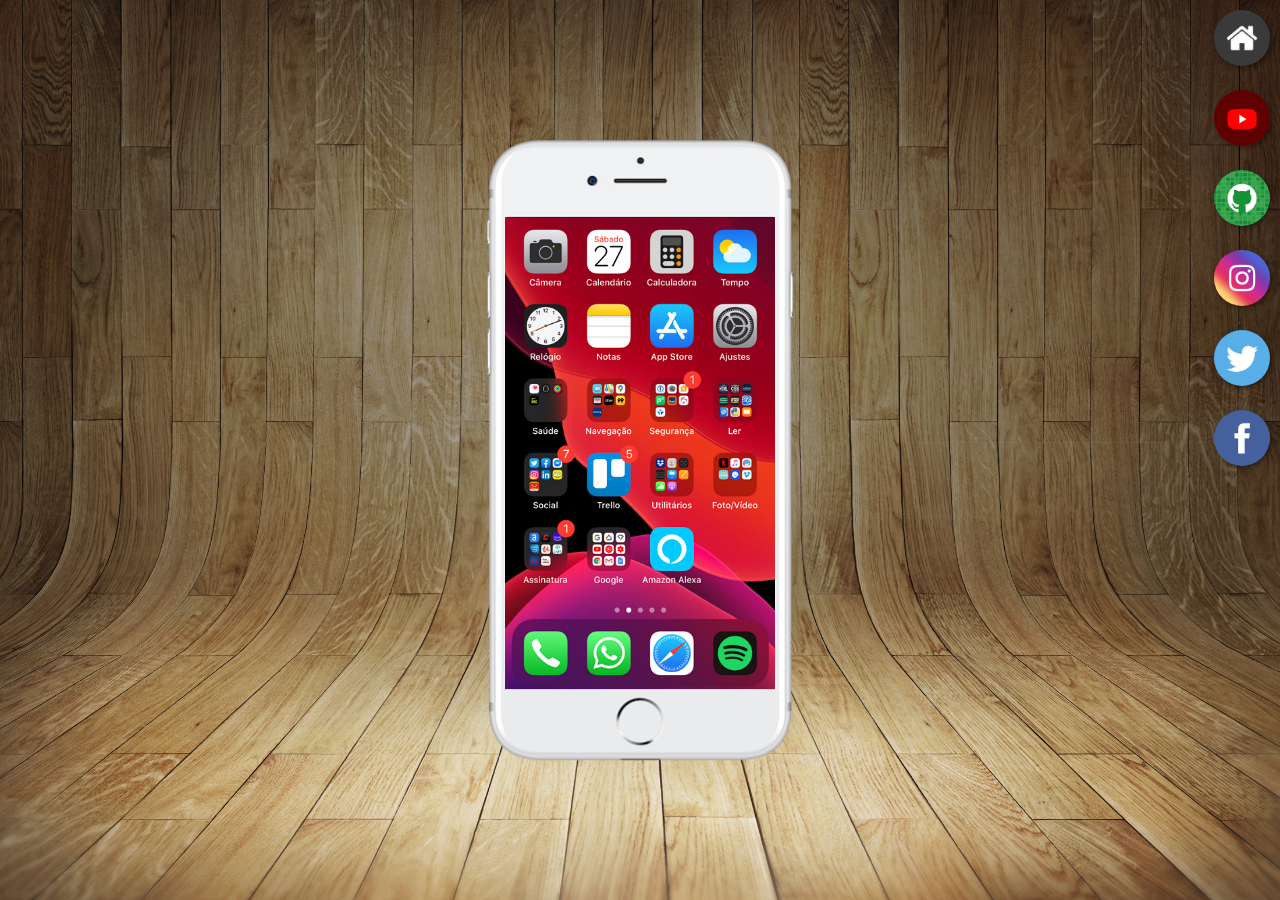
<file: index.html>
<!DOCTYPE html>
<html lang="pt-br">
<head>
    <meta charset="UTF-8">
    <meta name="viewport" content="width=device-width, initial-scale=1.0">
    <title>Projeto Redes Sociais</title>
    <link rel="shortcut icon" href="favicon.ico" type="image/x-icon">
    <link rel="stylesheet" href="estilos/style.css">
</head>
<body>

    <main>
        <section id="iphone">
        <iframe id="tela" name="tela" src="home.html" frameborder="0"></iframe>
        </section>
        <section id="botões">
            <a href="home.html" target="tela"><img src="imagens/logo-home.jpg" alt=""></a><br>

            <a href="youtube.html" target="tela"><img src="imagens/logo-youtube.jpg" alt=""></a><br>

            <a href="github.html" target="tela"><img src="imagens/logo-github.jpg" alt=""></a><br>

            <a href="instagram.html" target="tela"><img src="imagens/logo-instagram.jpg" alt=""></a><br>
            
            <a href="twitter.html" target="tela"><img src="imagens/logo-twitter.jpg" alt=""></a><br>

            <a href="facebook.html" target="tela"><img src="imagens/logo-facebook.jpg" alt=""></a>
        </section>
    </main>
    
</body>
</html>
</file>
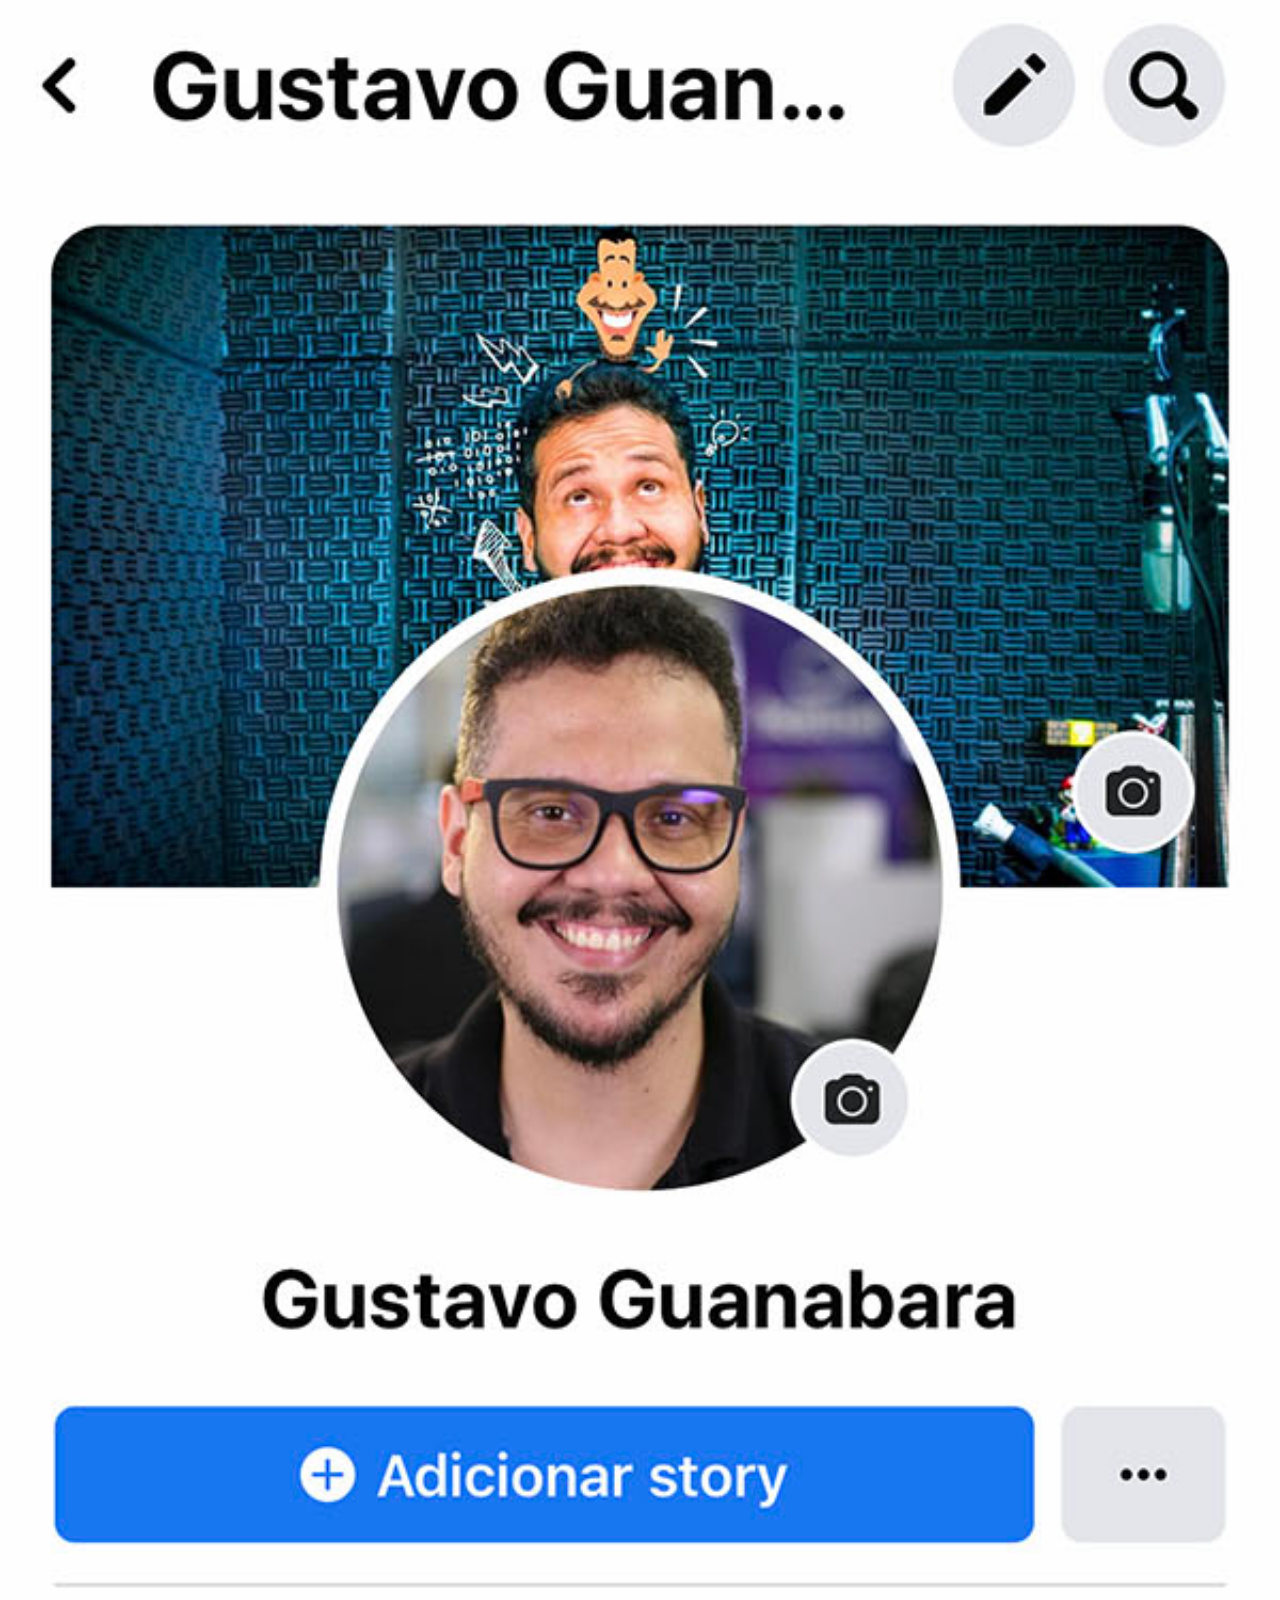
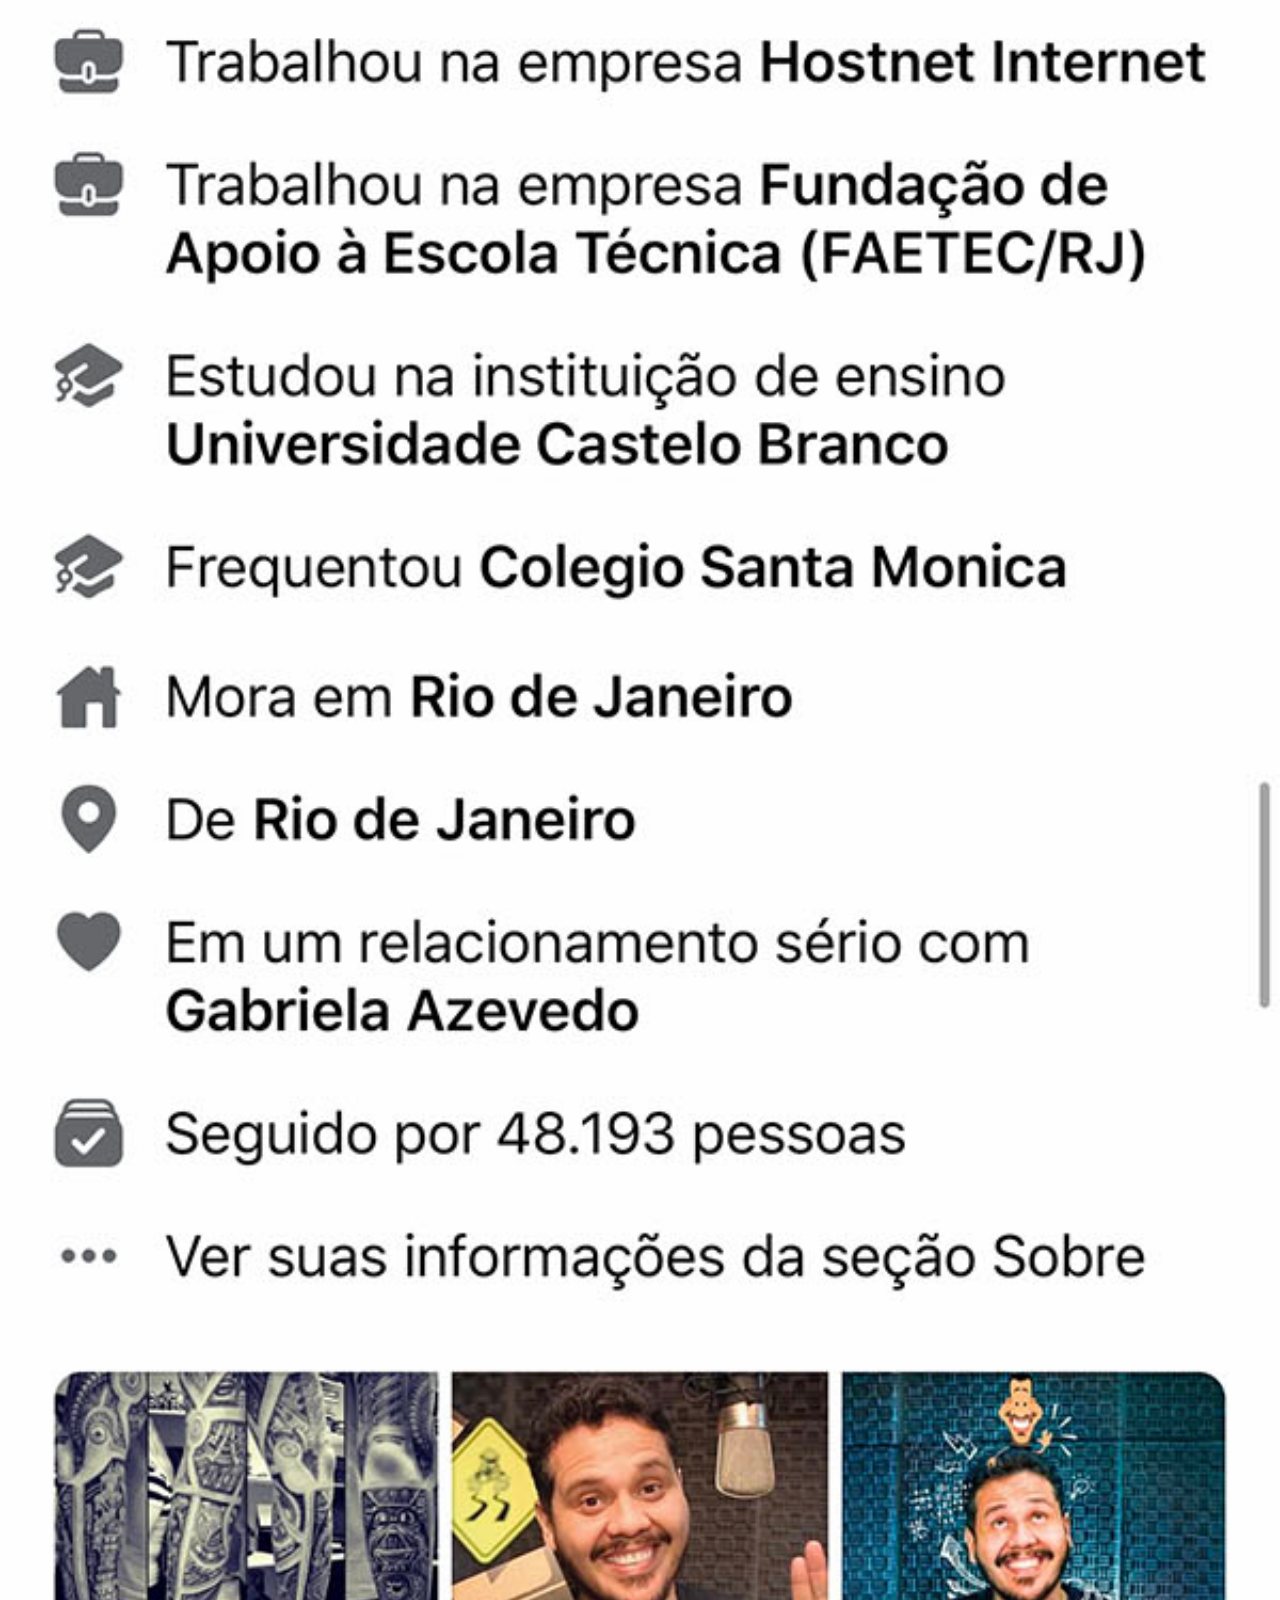
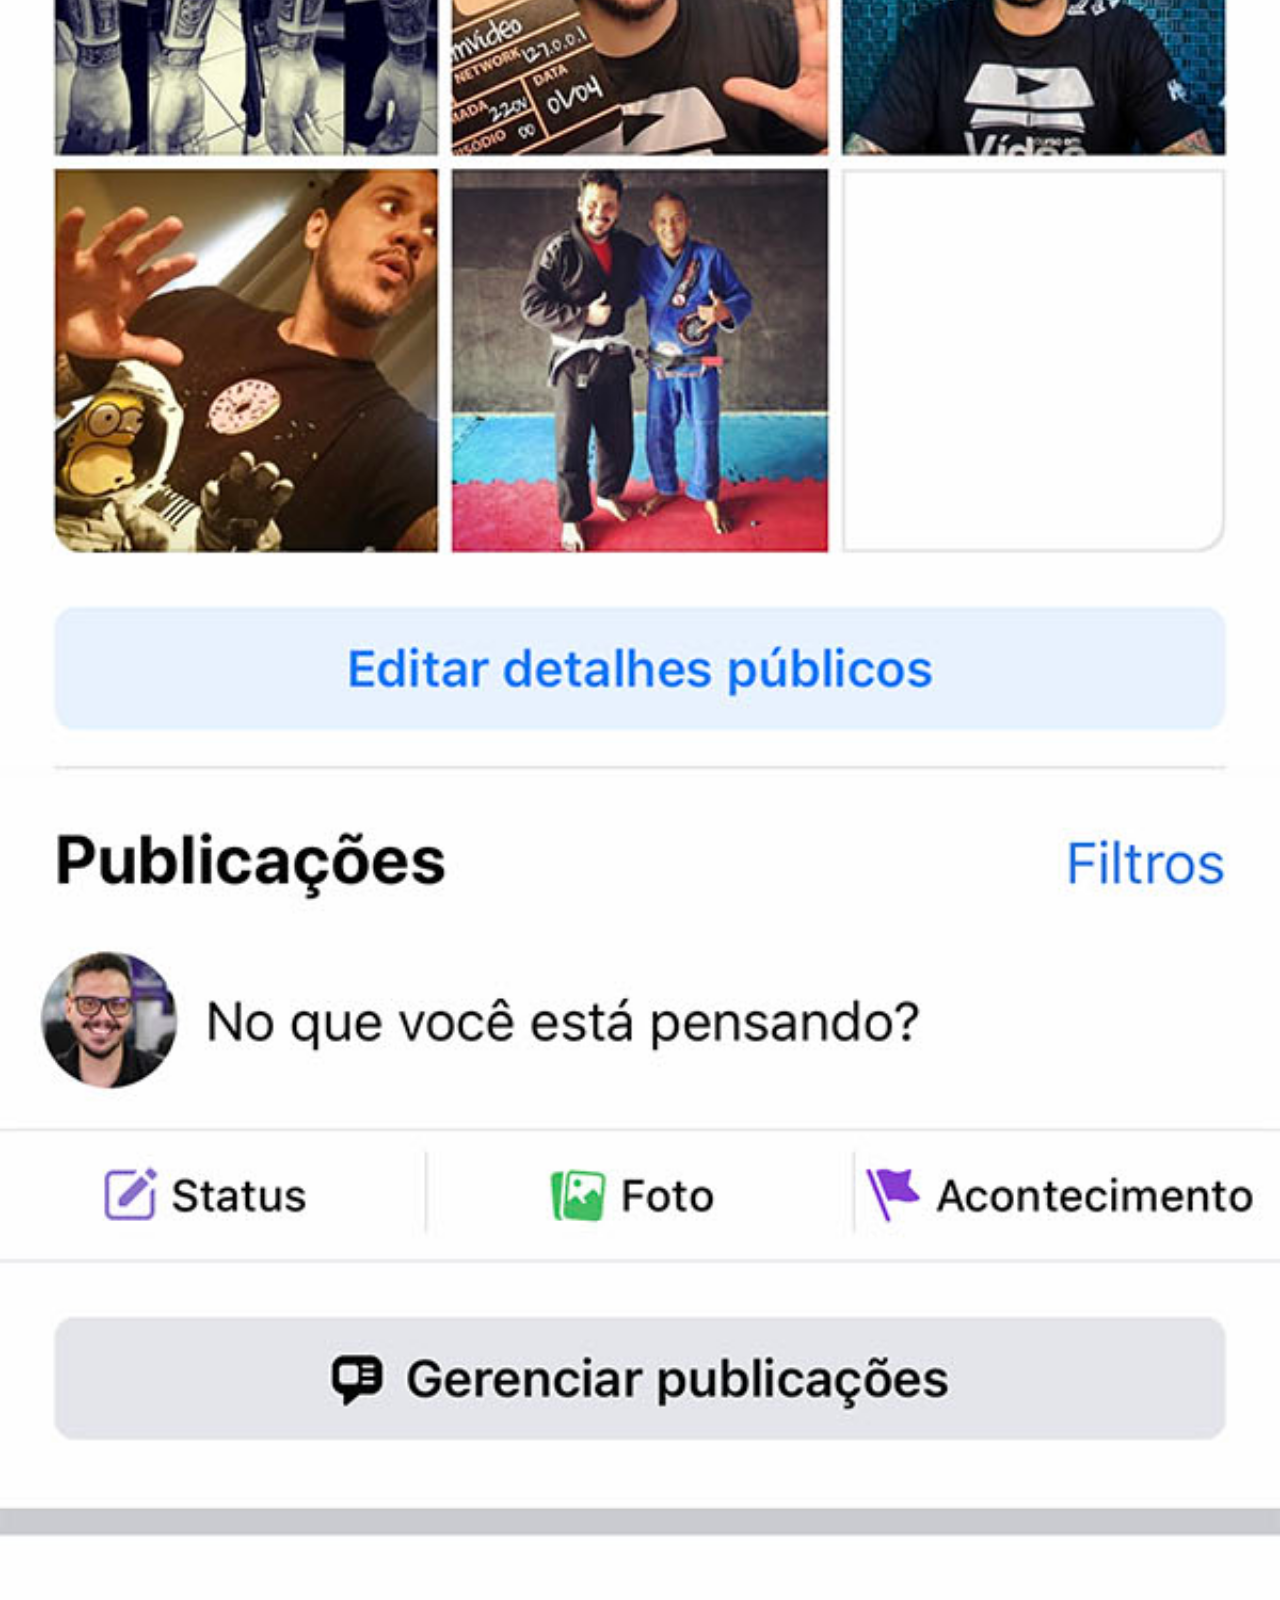
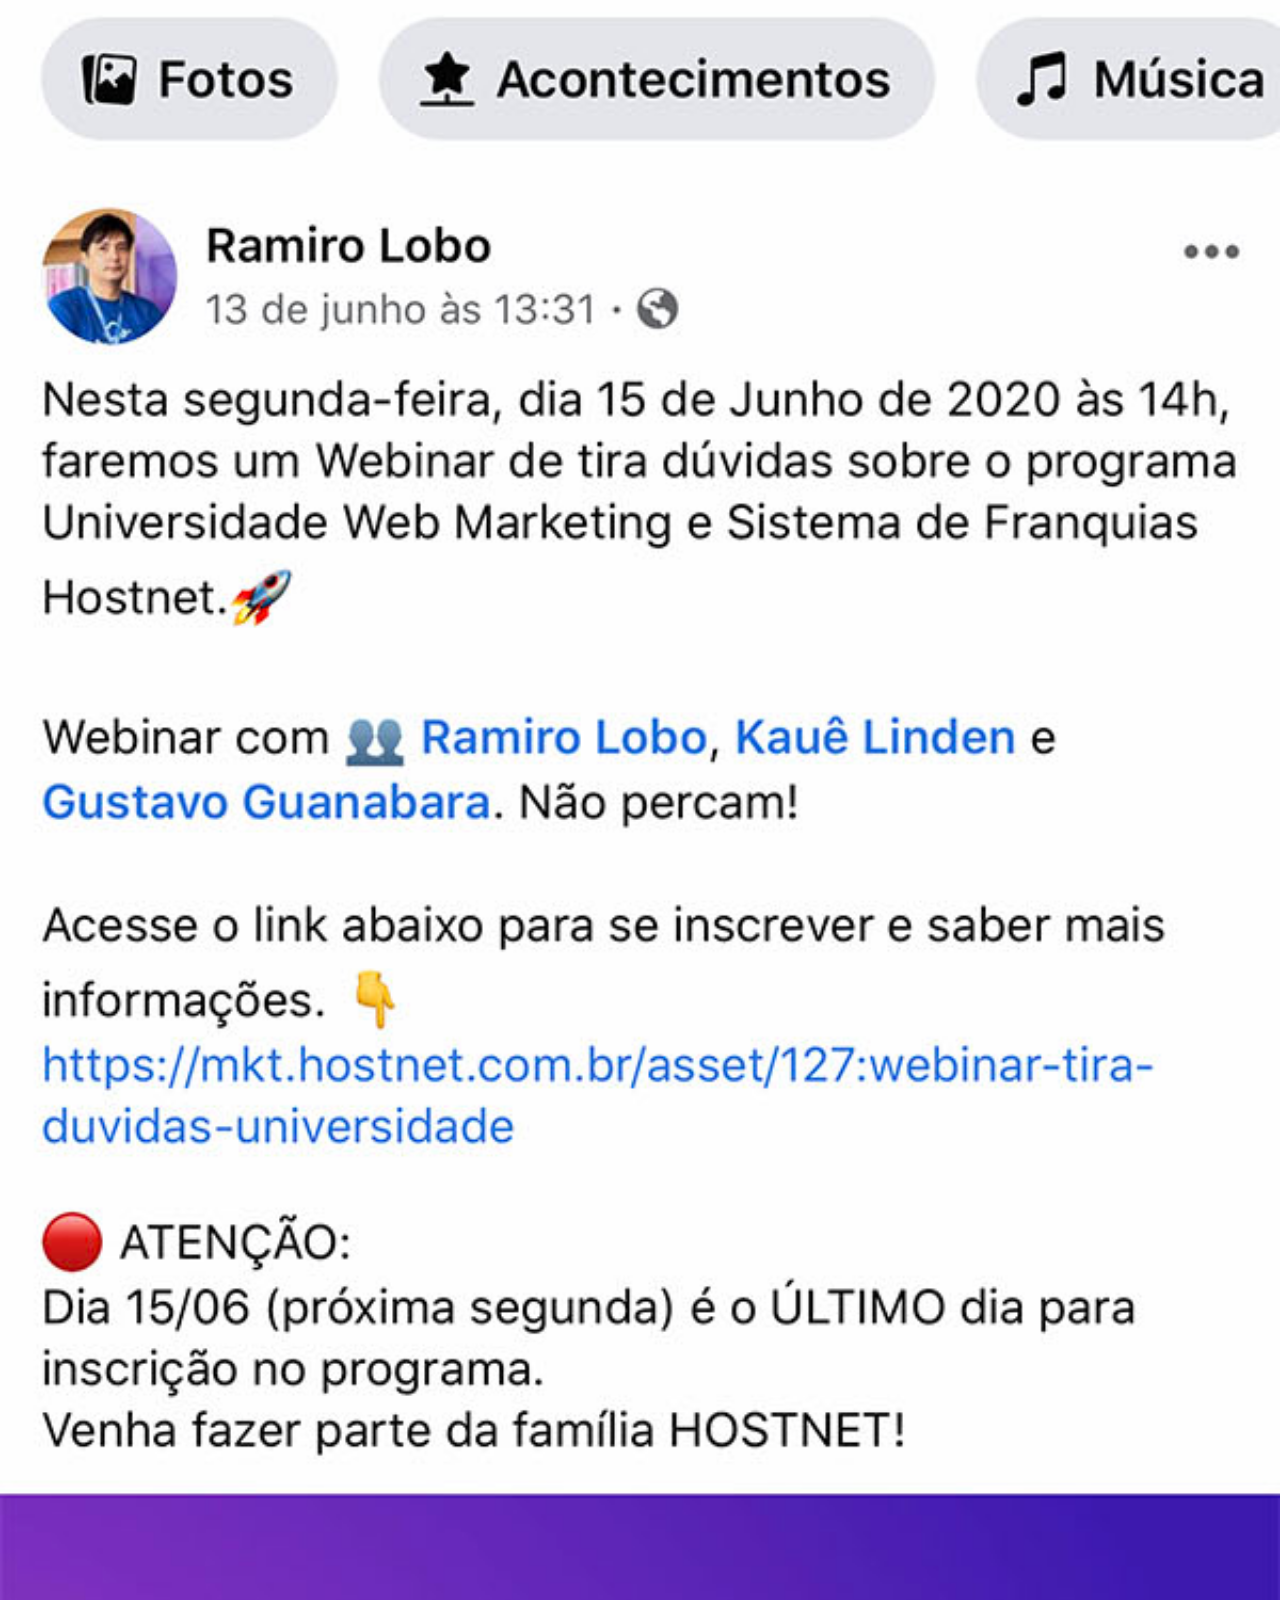
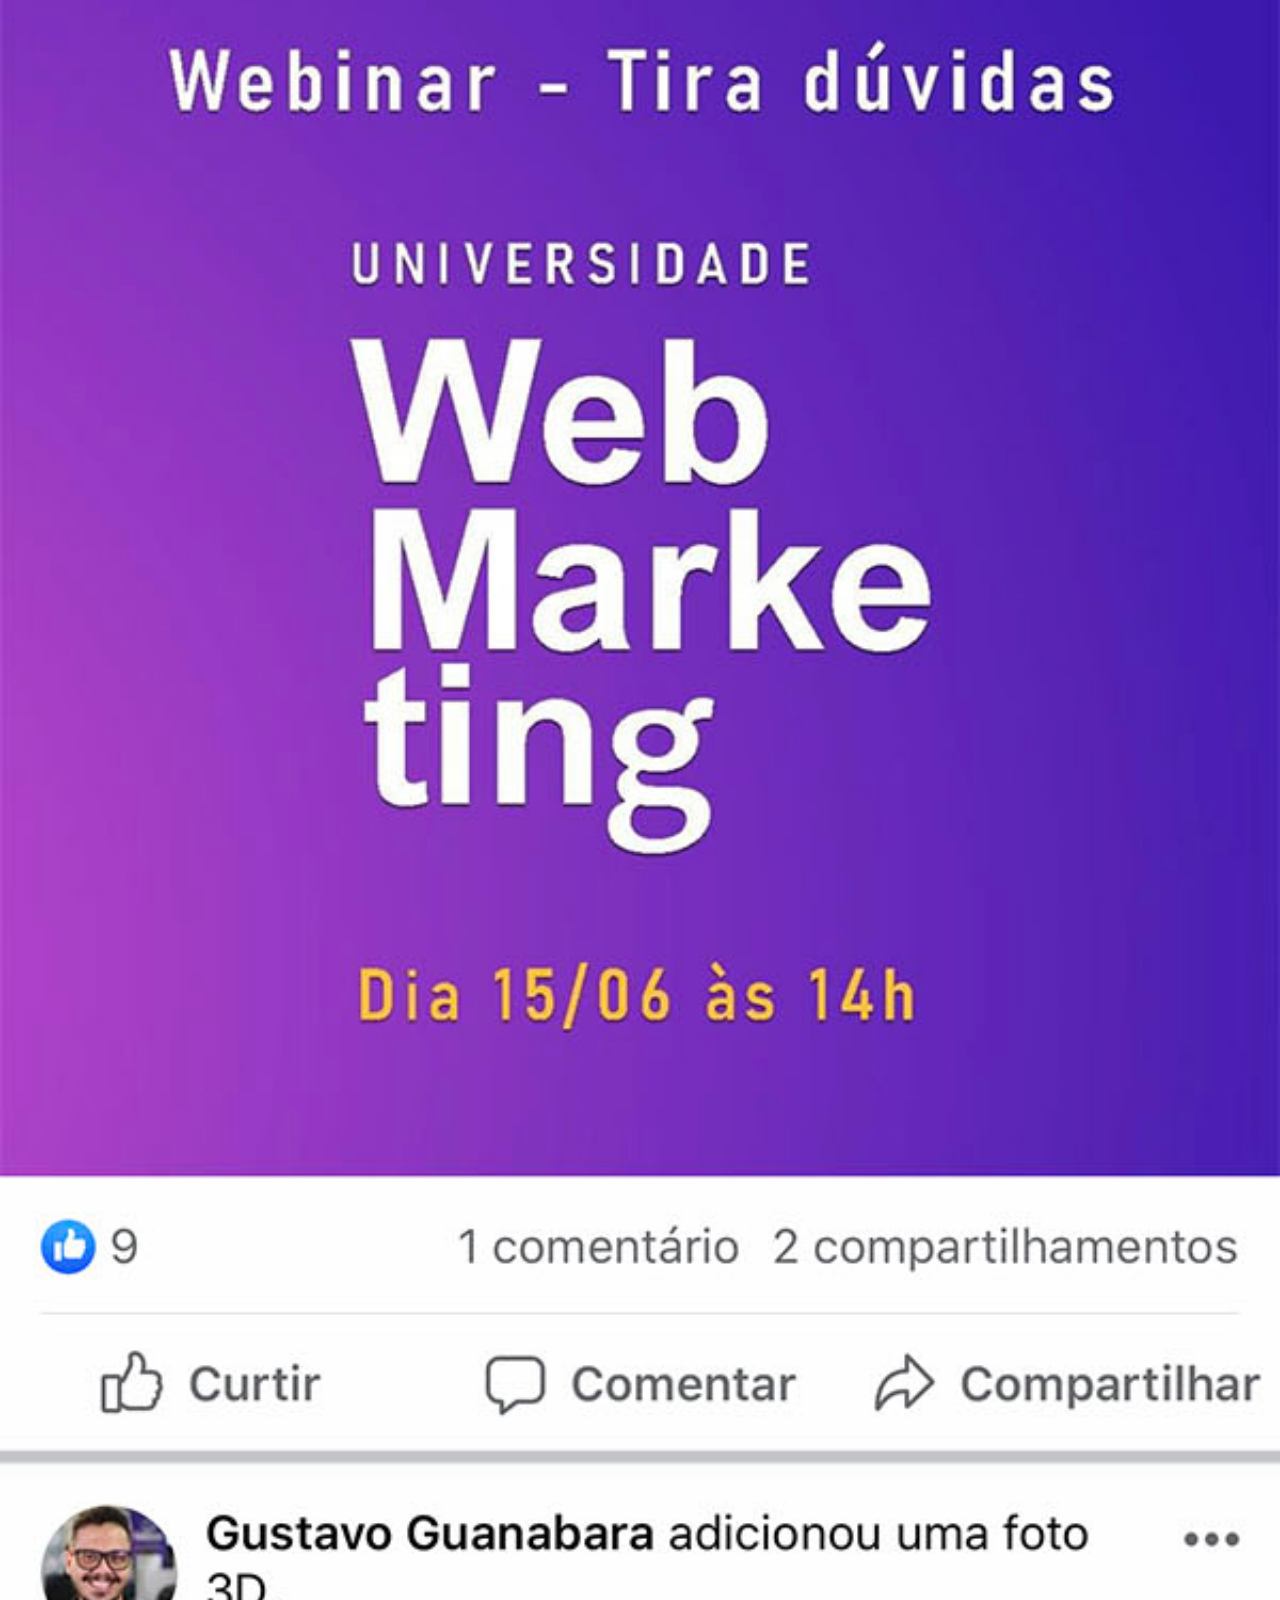
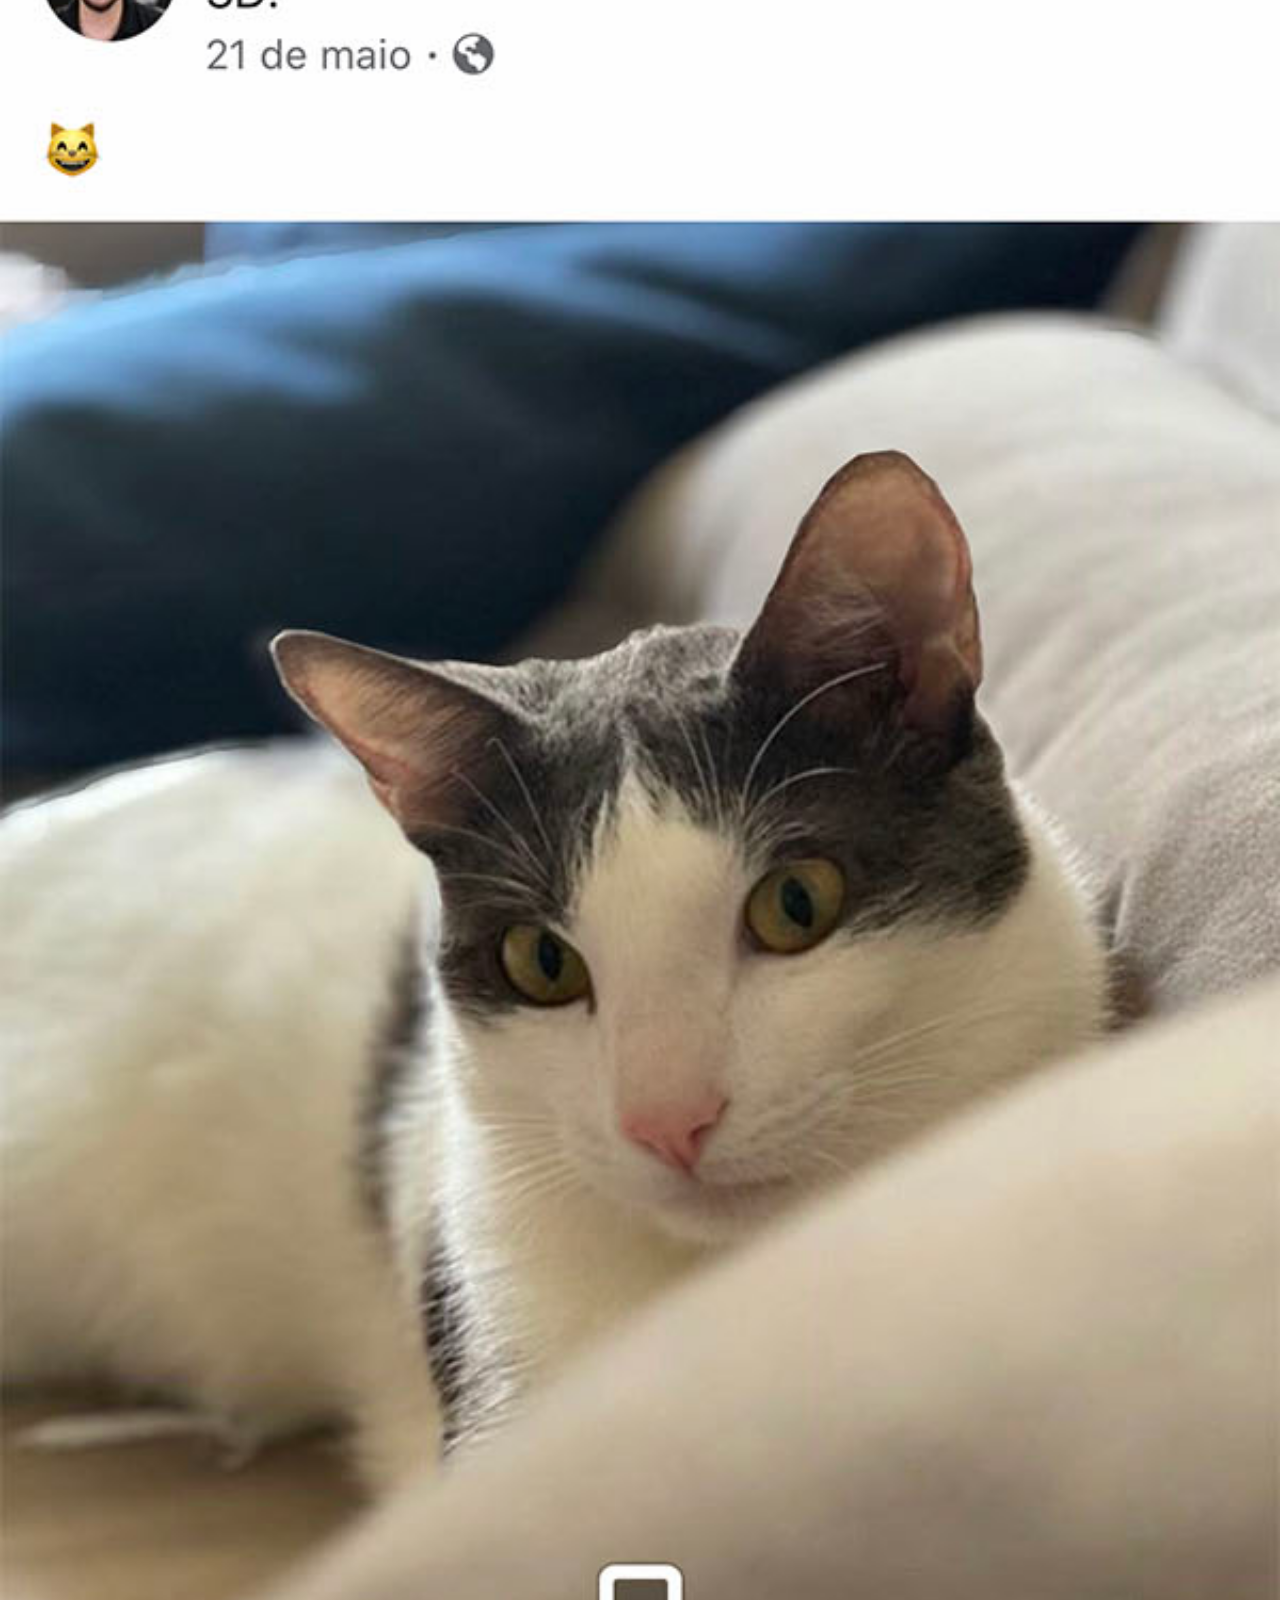
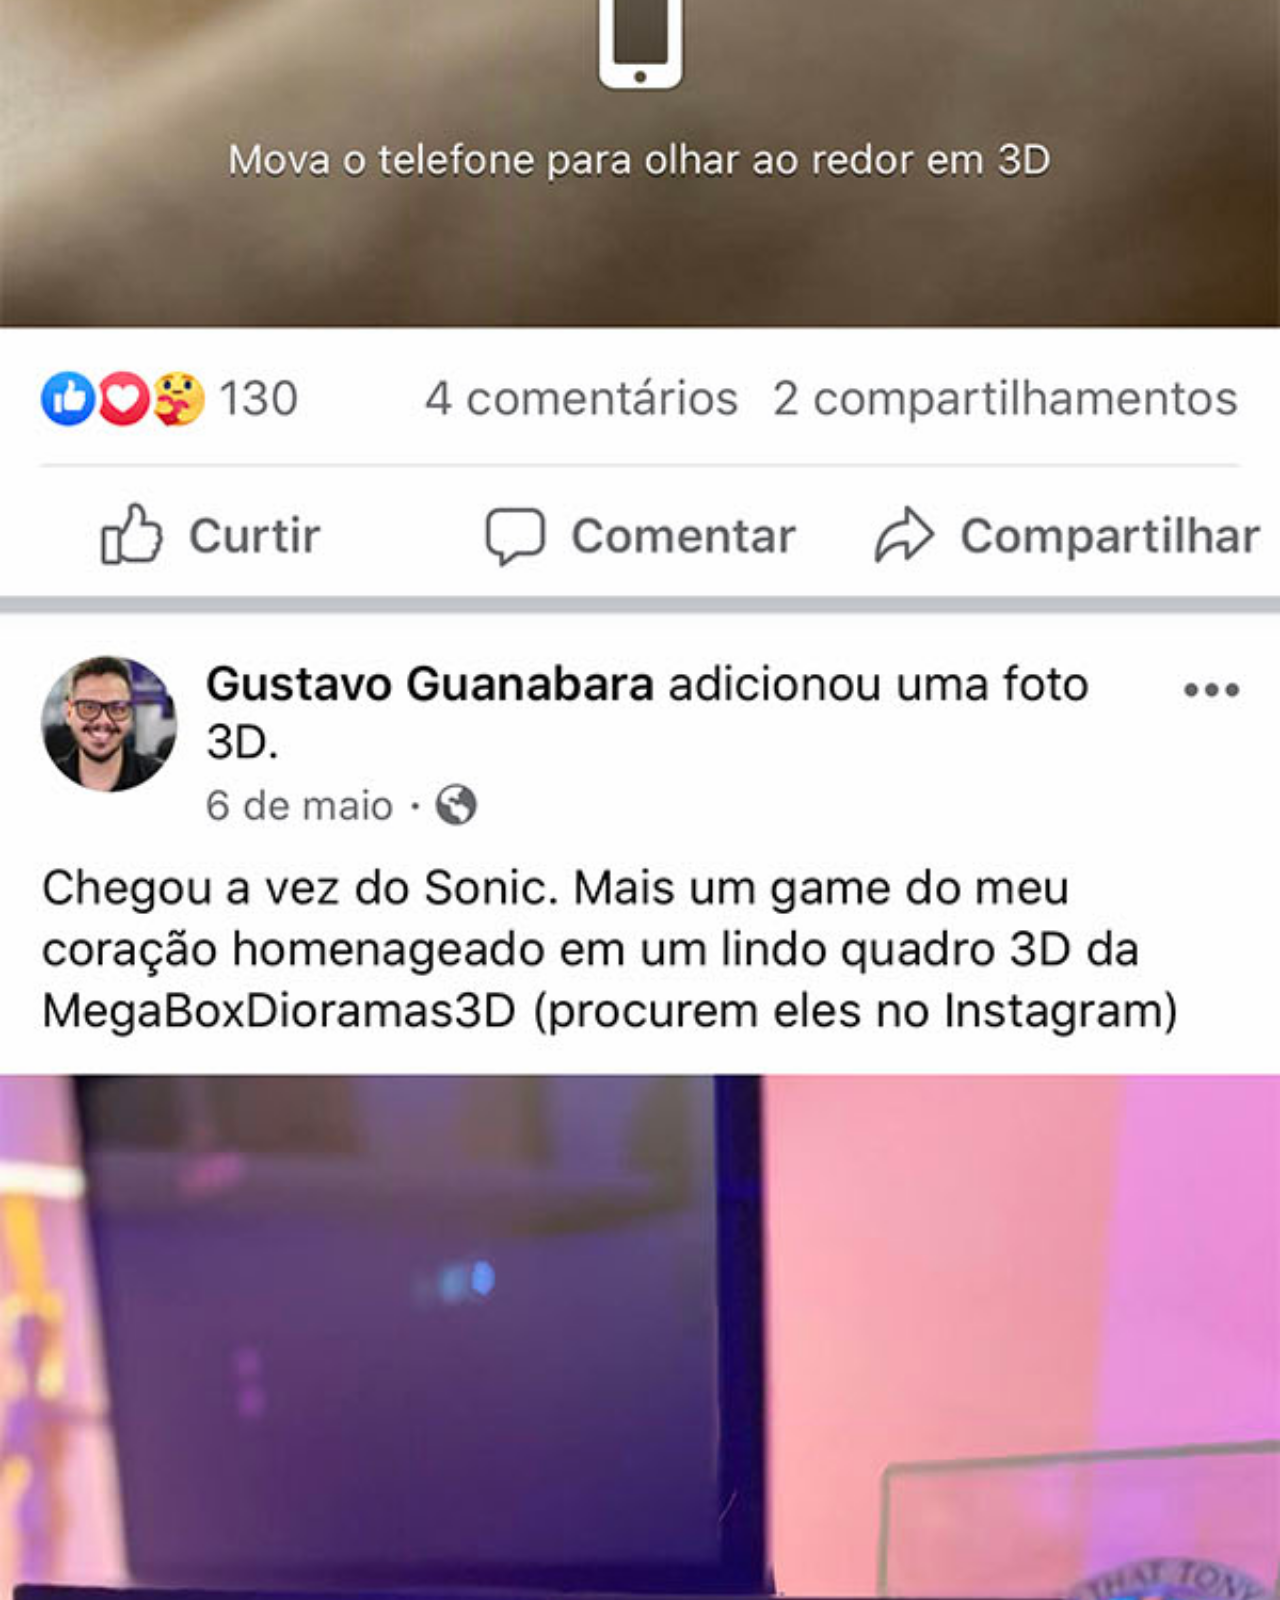
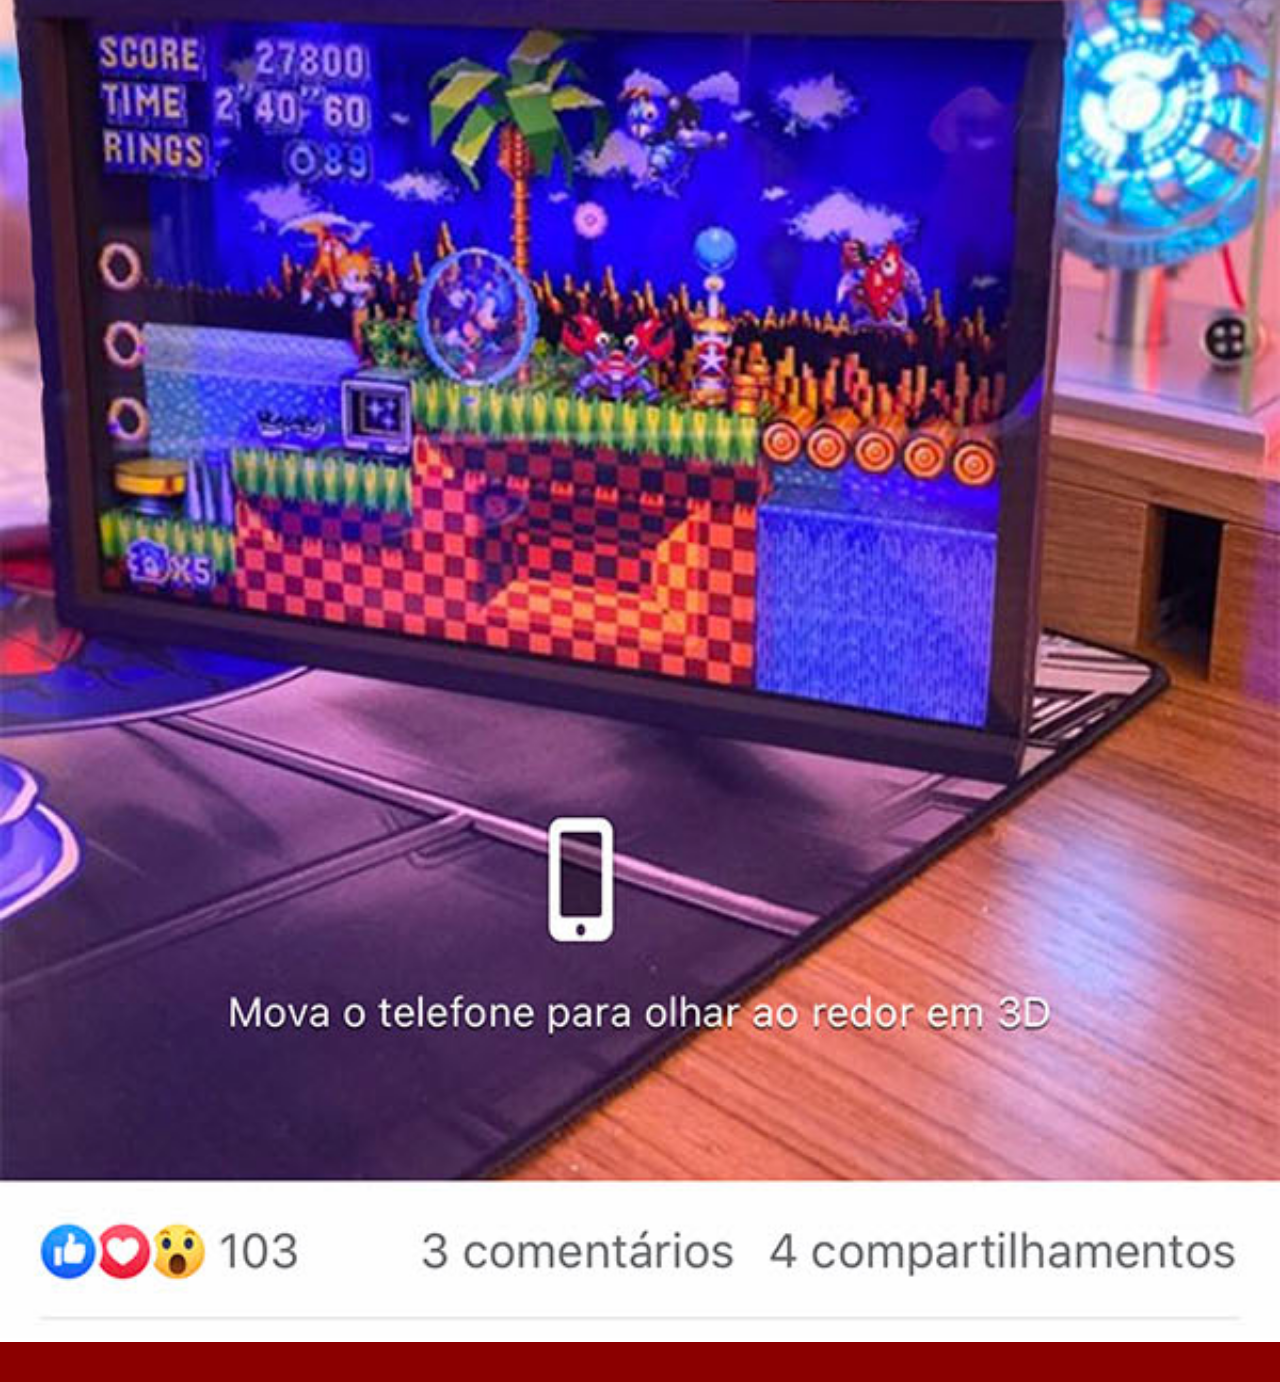
<file: facebook.html>
<!DOCTYPE html>
<html lang="pt-br">
<head>
    <meta charset="UTF-8">
    <meta name="viewport" content="width=device-width, initial-scale=1.0">
    <title>Facebook</title>
    <link rel="stylesheet" href="estilos/botoes.css">
</head>
<body>
    <img src="imagens/tela-facebook.jpg" alt="Facebook">
    <a href="https://www.facebook.com/gustavoguanabara/?locale=pt_BR"></a>
</body>
</html>
</file>
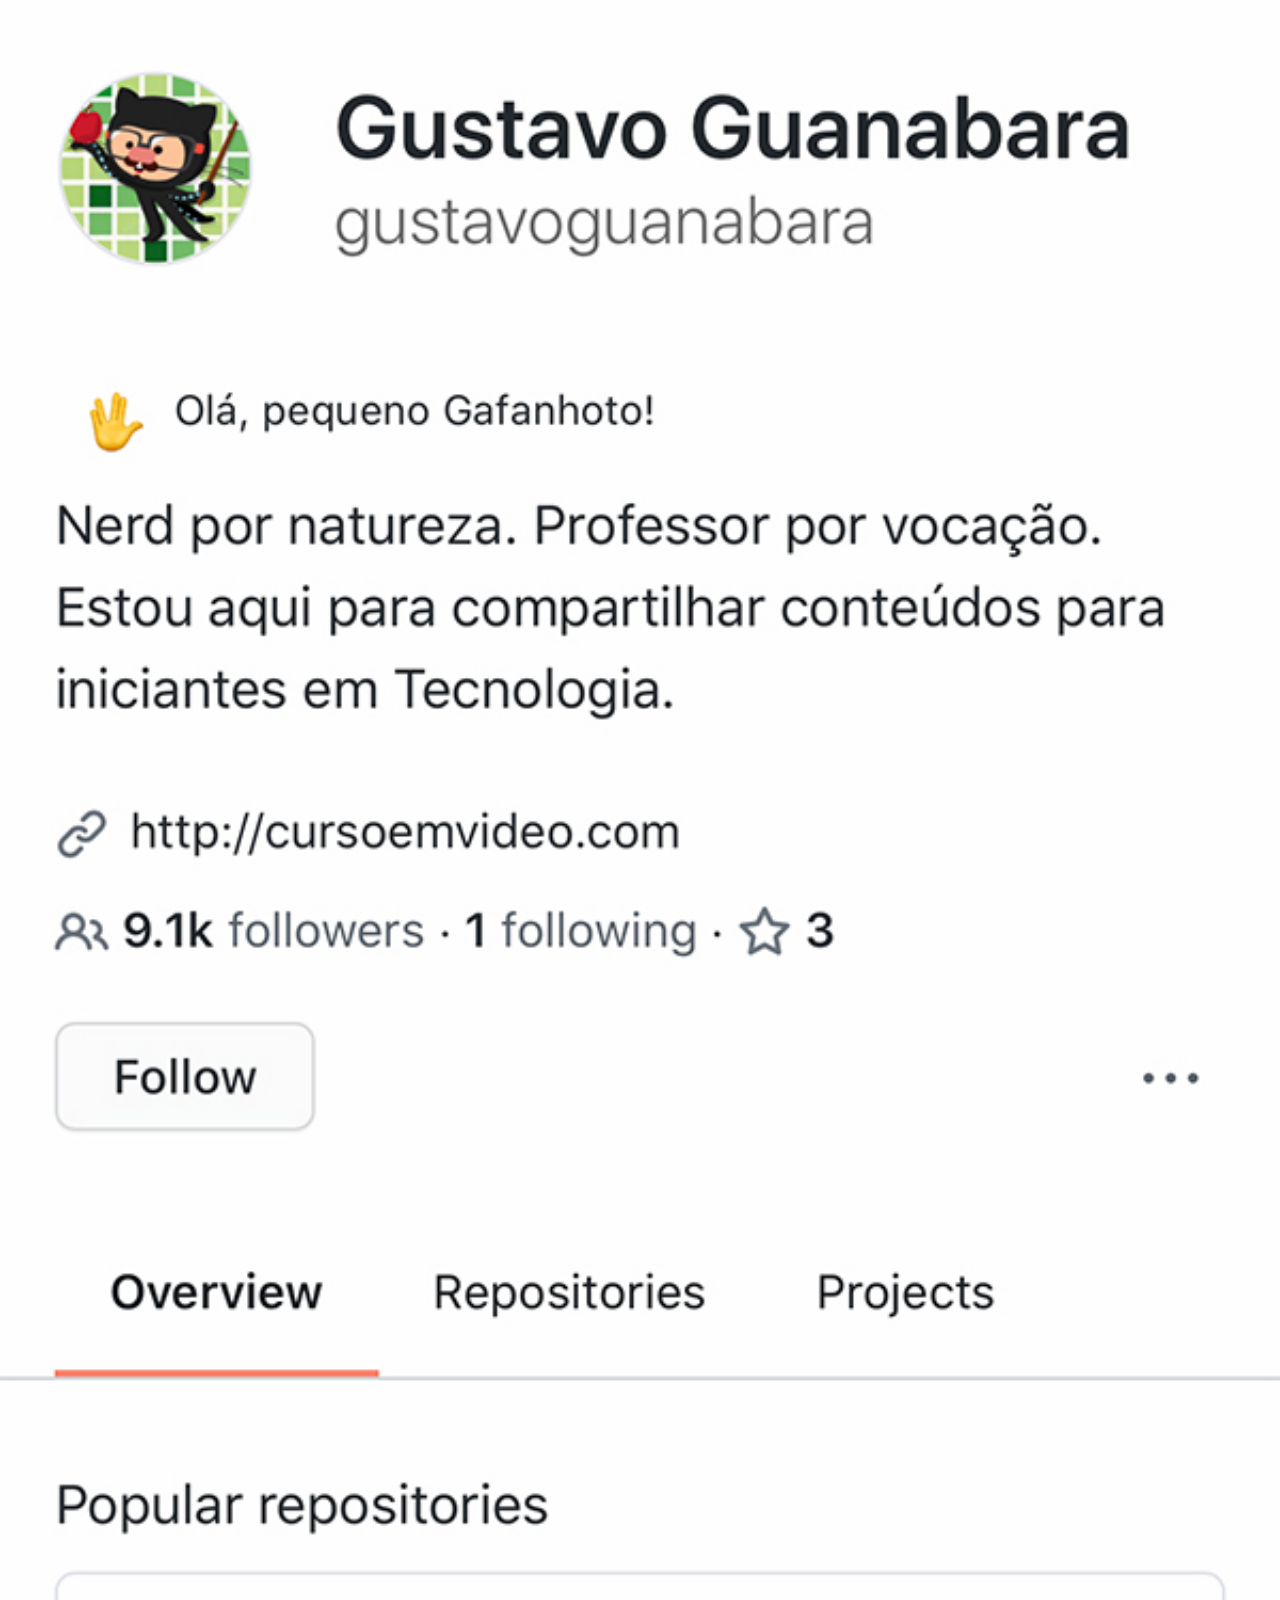
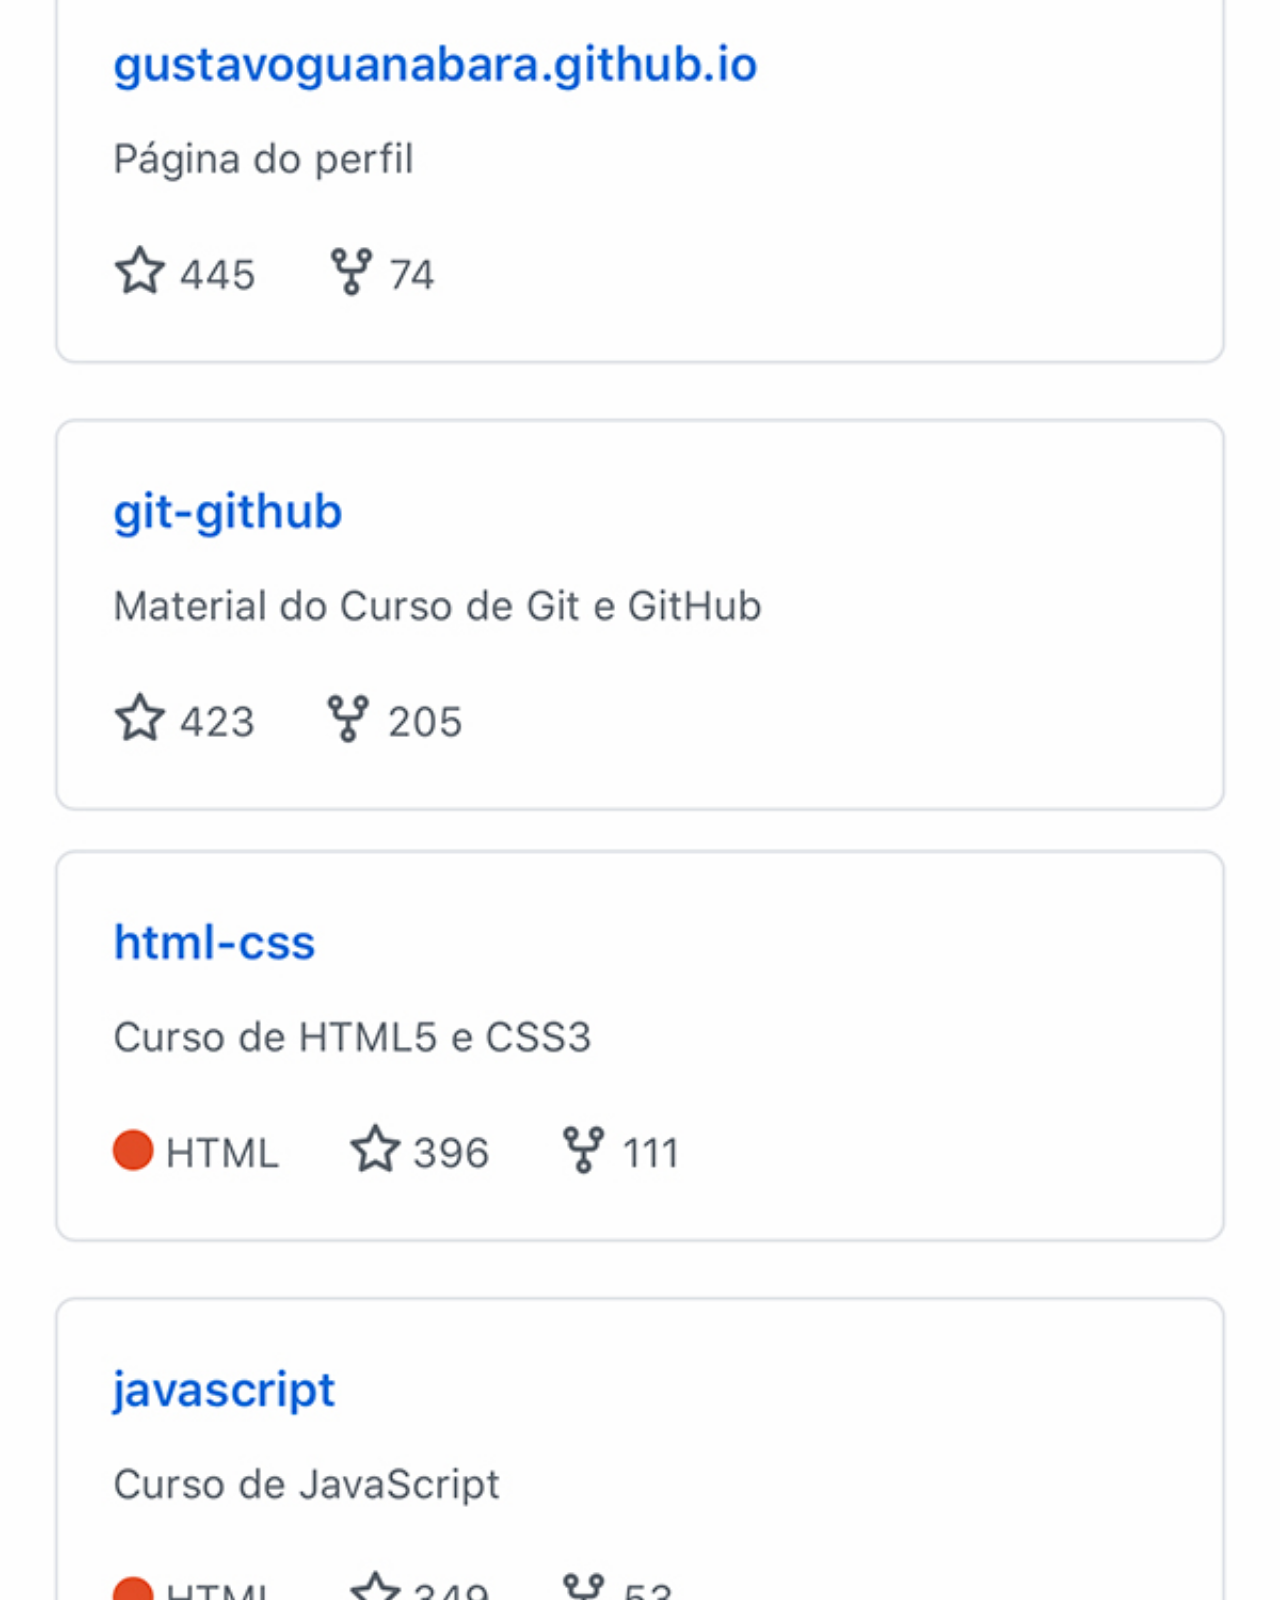
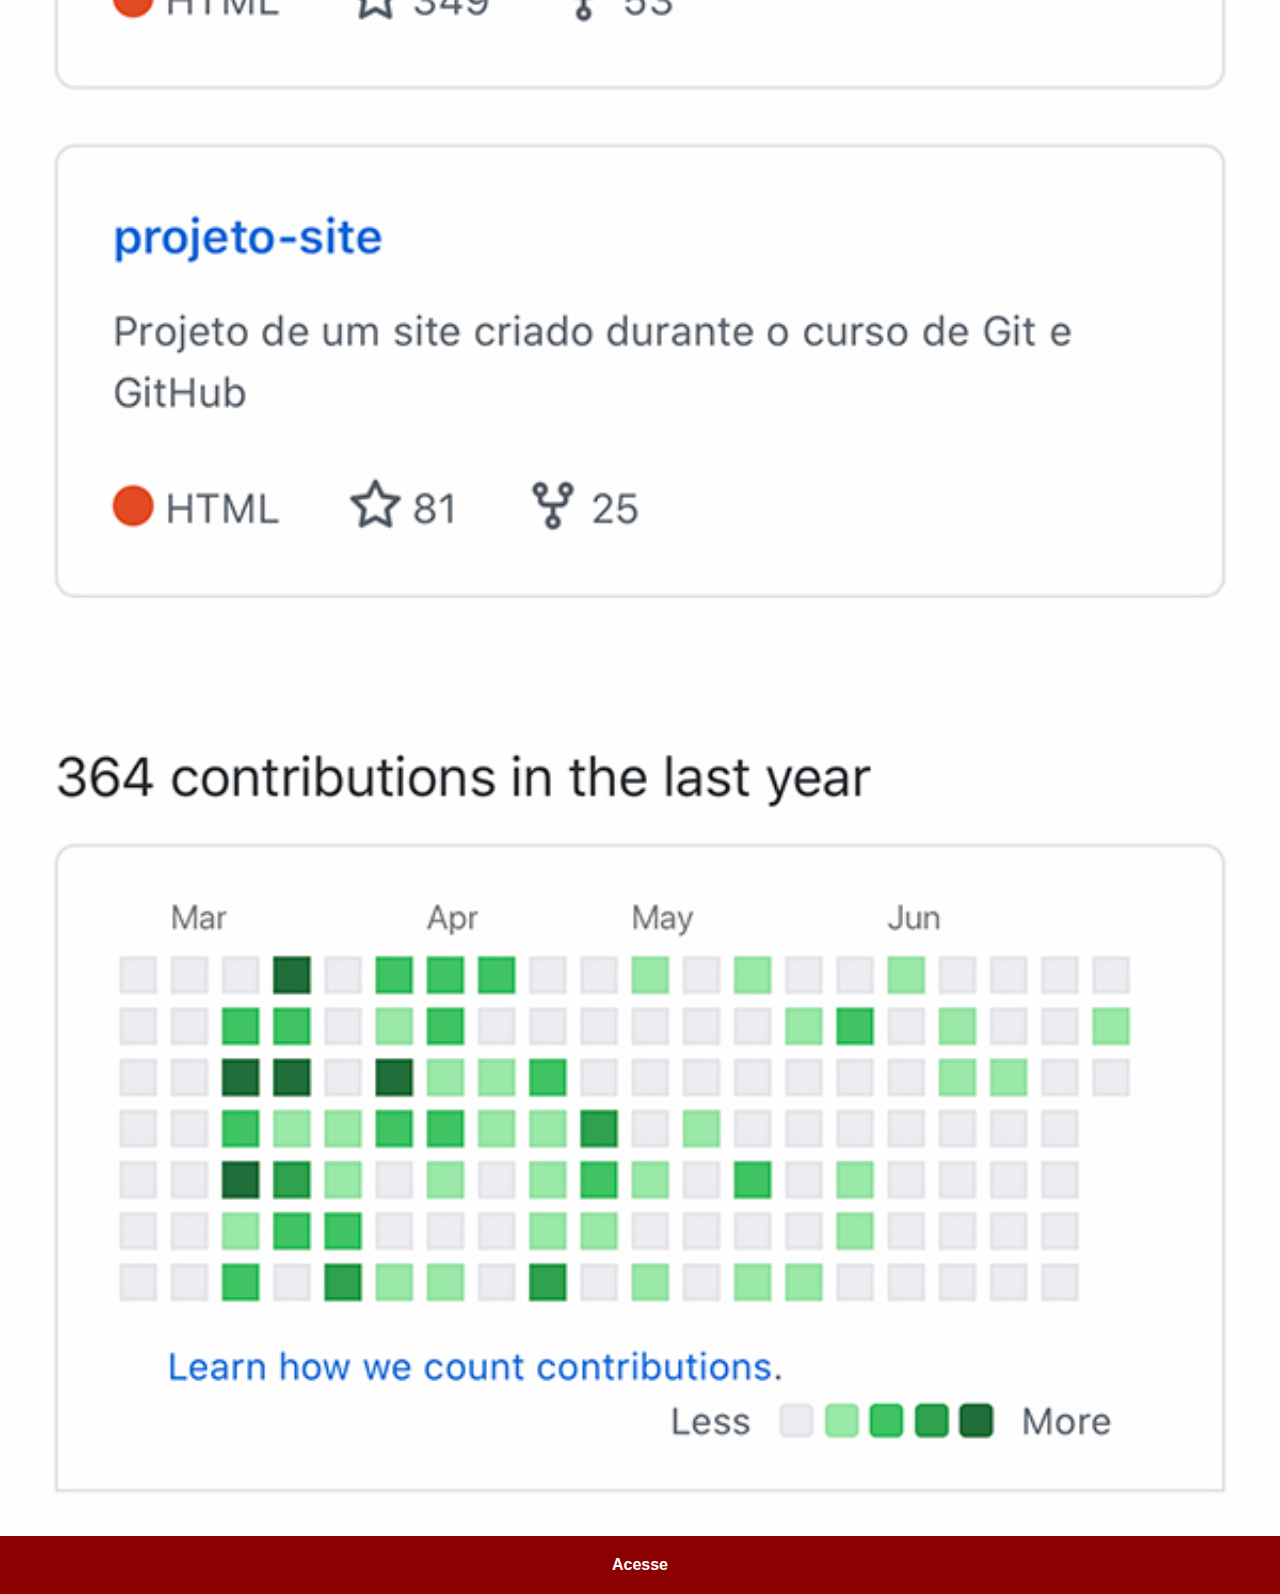
<file: github.html>
<!DOCTYPE html>
<html lang="pt-br">
<head>
    <meta charset="UTF-8">
    <meta name="viewport" content="width=device-width, initial-scale=1.0">
    <title>Github</title>
    <link rel="stylesheet" href="estilos/botoes.css">
</head>
<body>
    <img src="imagens/tela-github.jpg" alt="Youtube">
    <a href="https://github.com/gustavoguanabara/" target="_blank">Acesse</a>
</body>
</html>
</file>
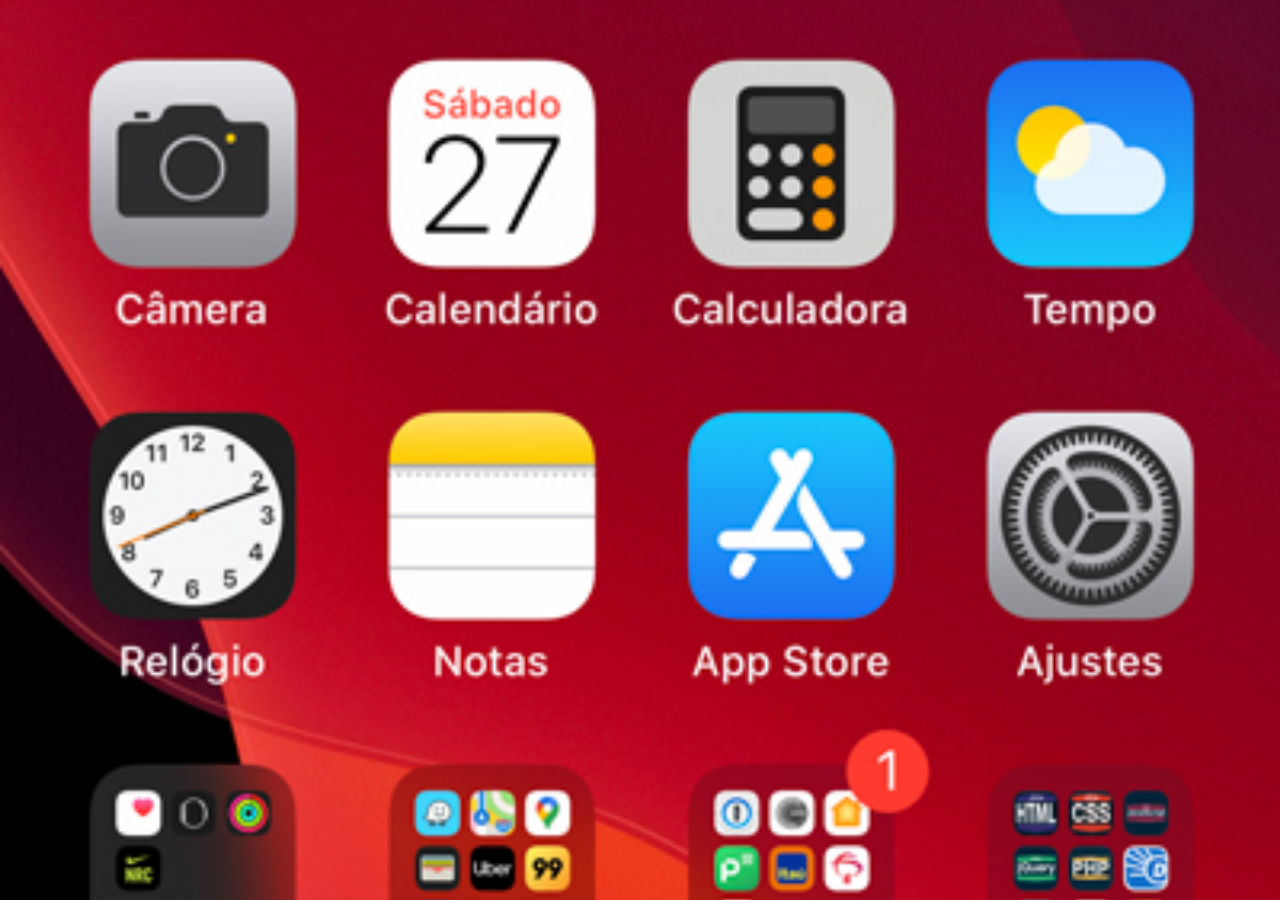
<file: home.html>
<!DOCTYPE html>
<html lang="en">
<head>
    <meta charset="UTF-8">
    <meta name="viewport" content="width=device-width, initial-scale=1.0">
    <title>Home</title>
    <style>
        * {
            margin: 0px;
            padding: 0px;
        }

        body {
            width: 100vw;
            height: 100vh;
            background: black url(imagens/tela-home.jpg) no-repeat top center;
            background-size: cover;
        }
    </style>
</head>
<body>
    
</body>
</html>
</file>
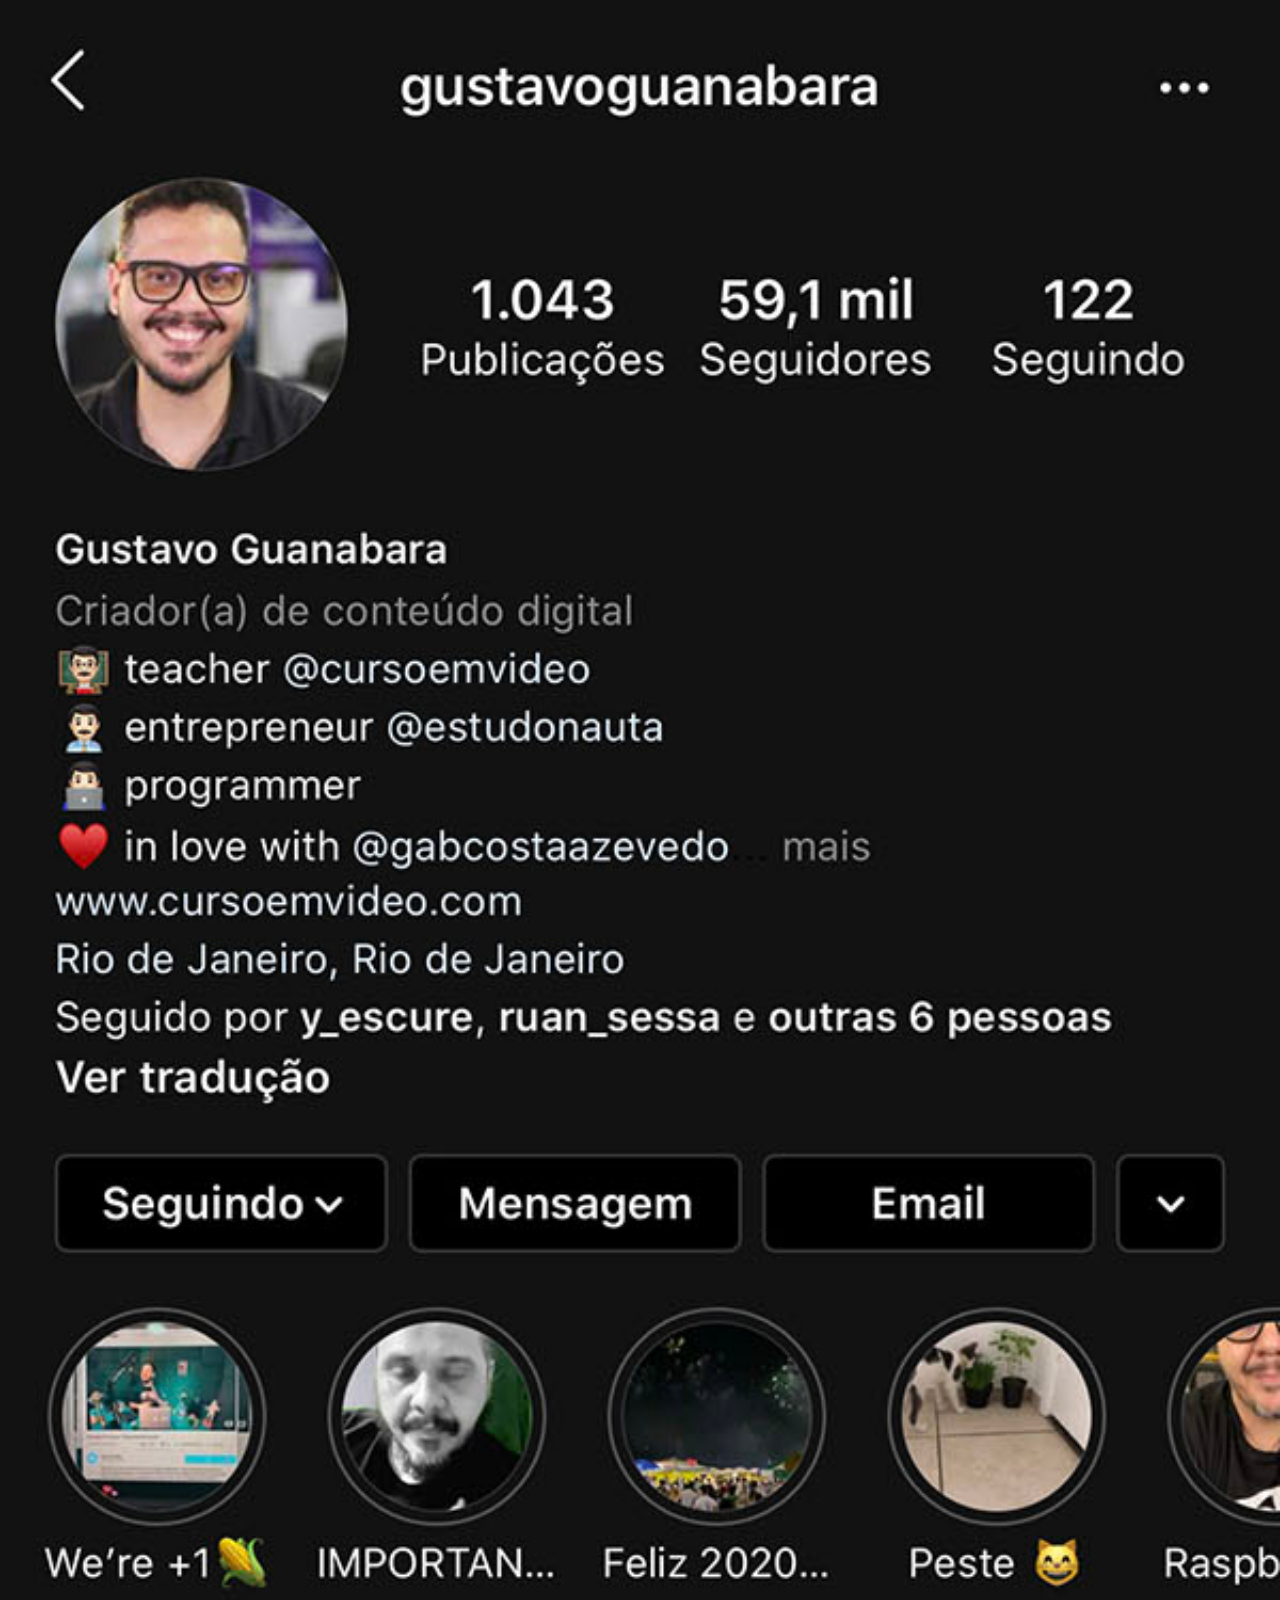
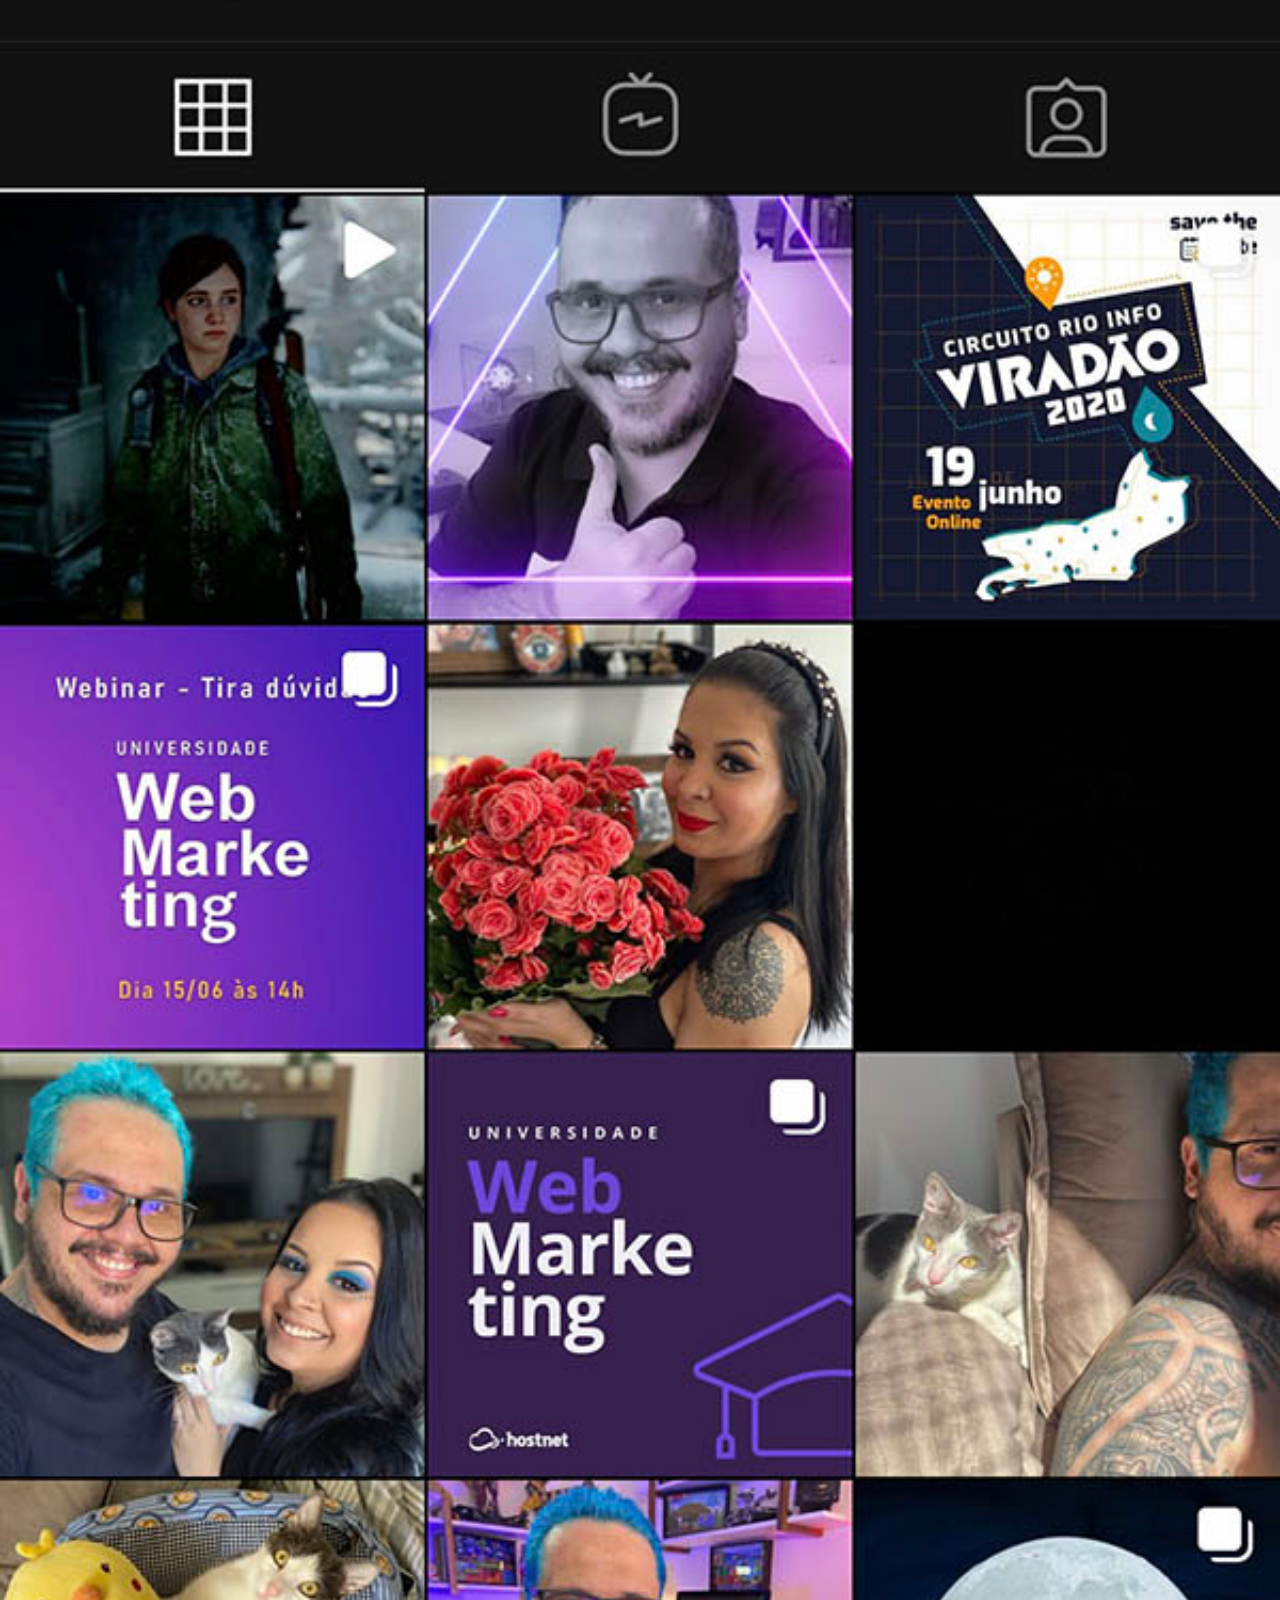
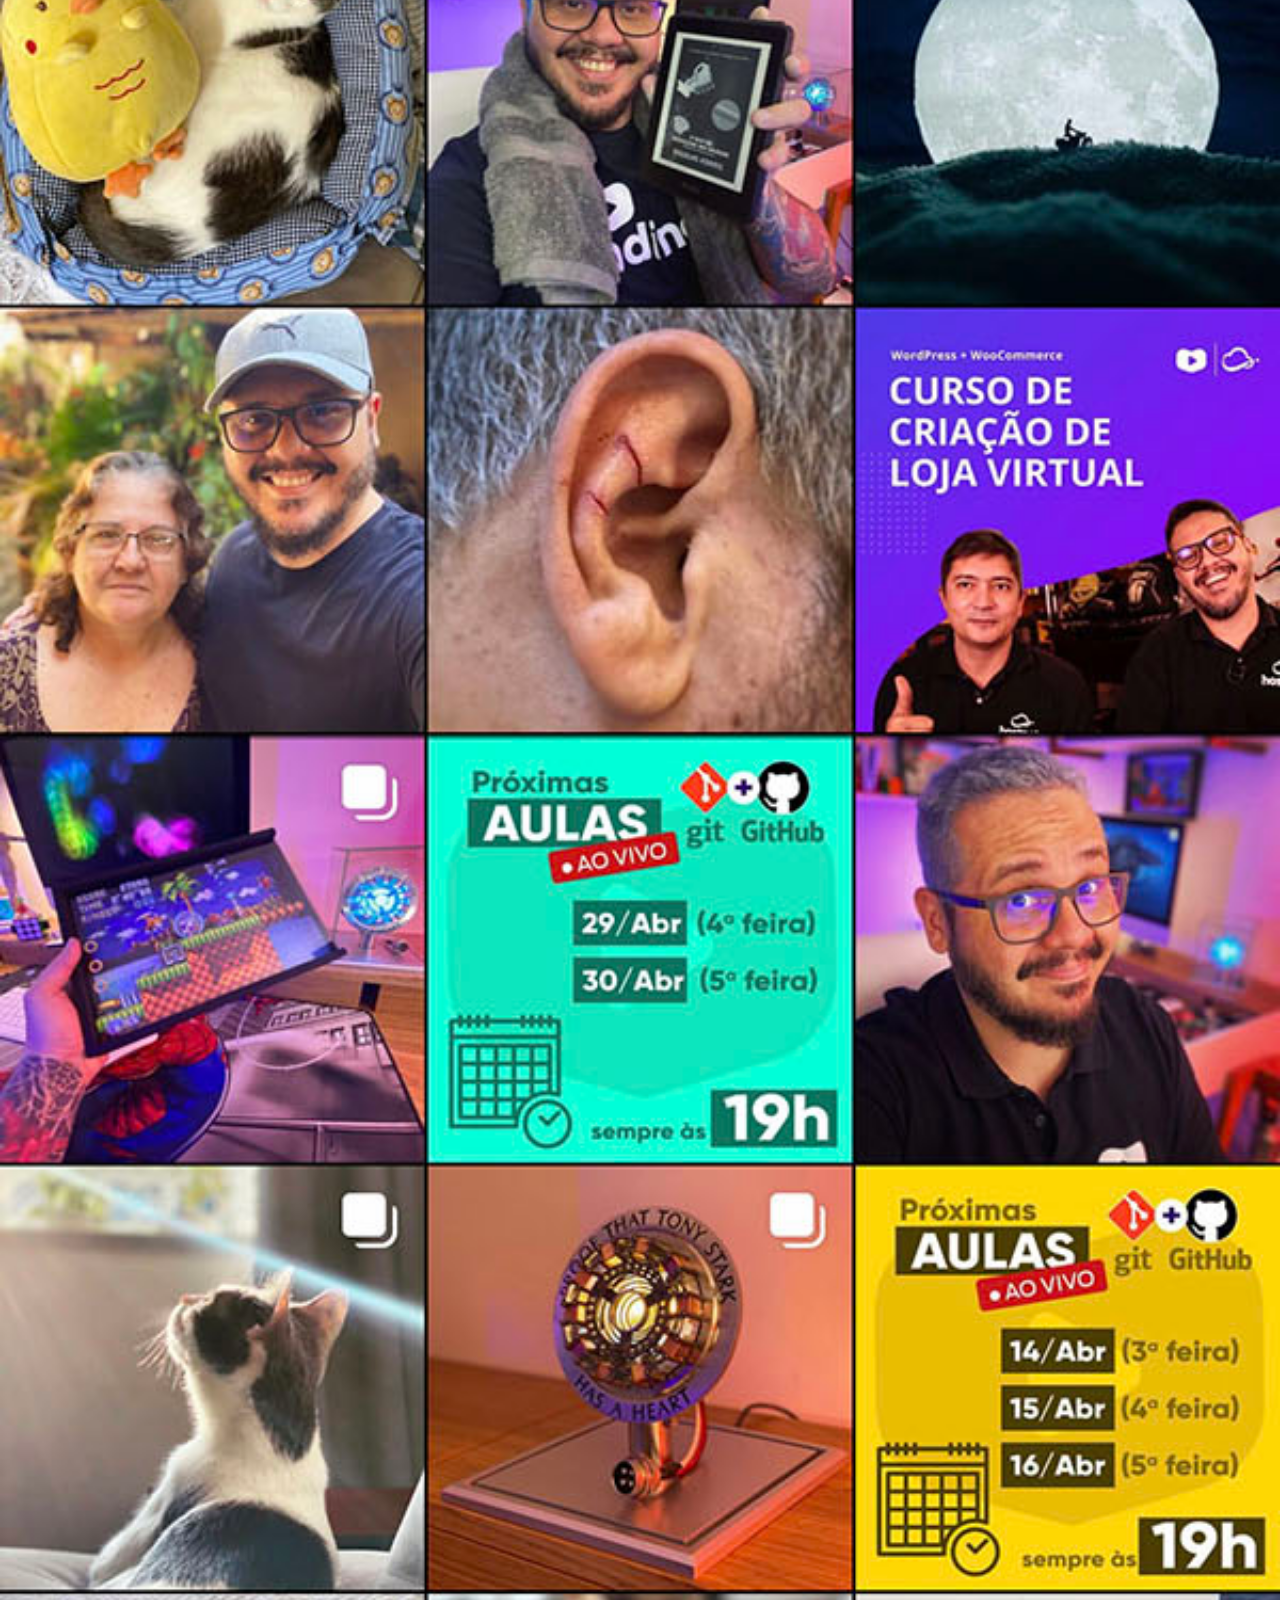
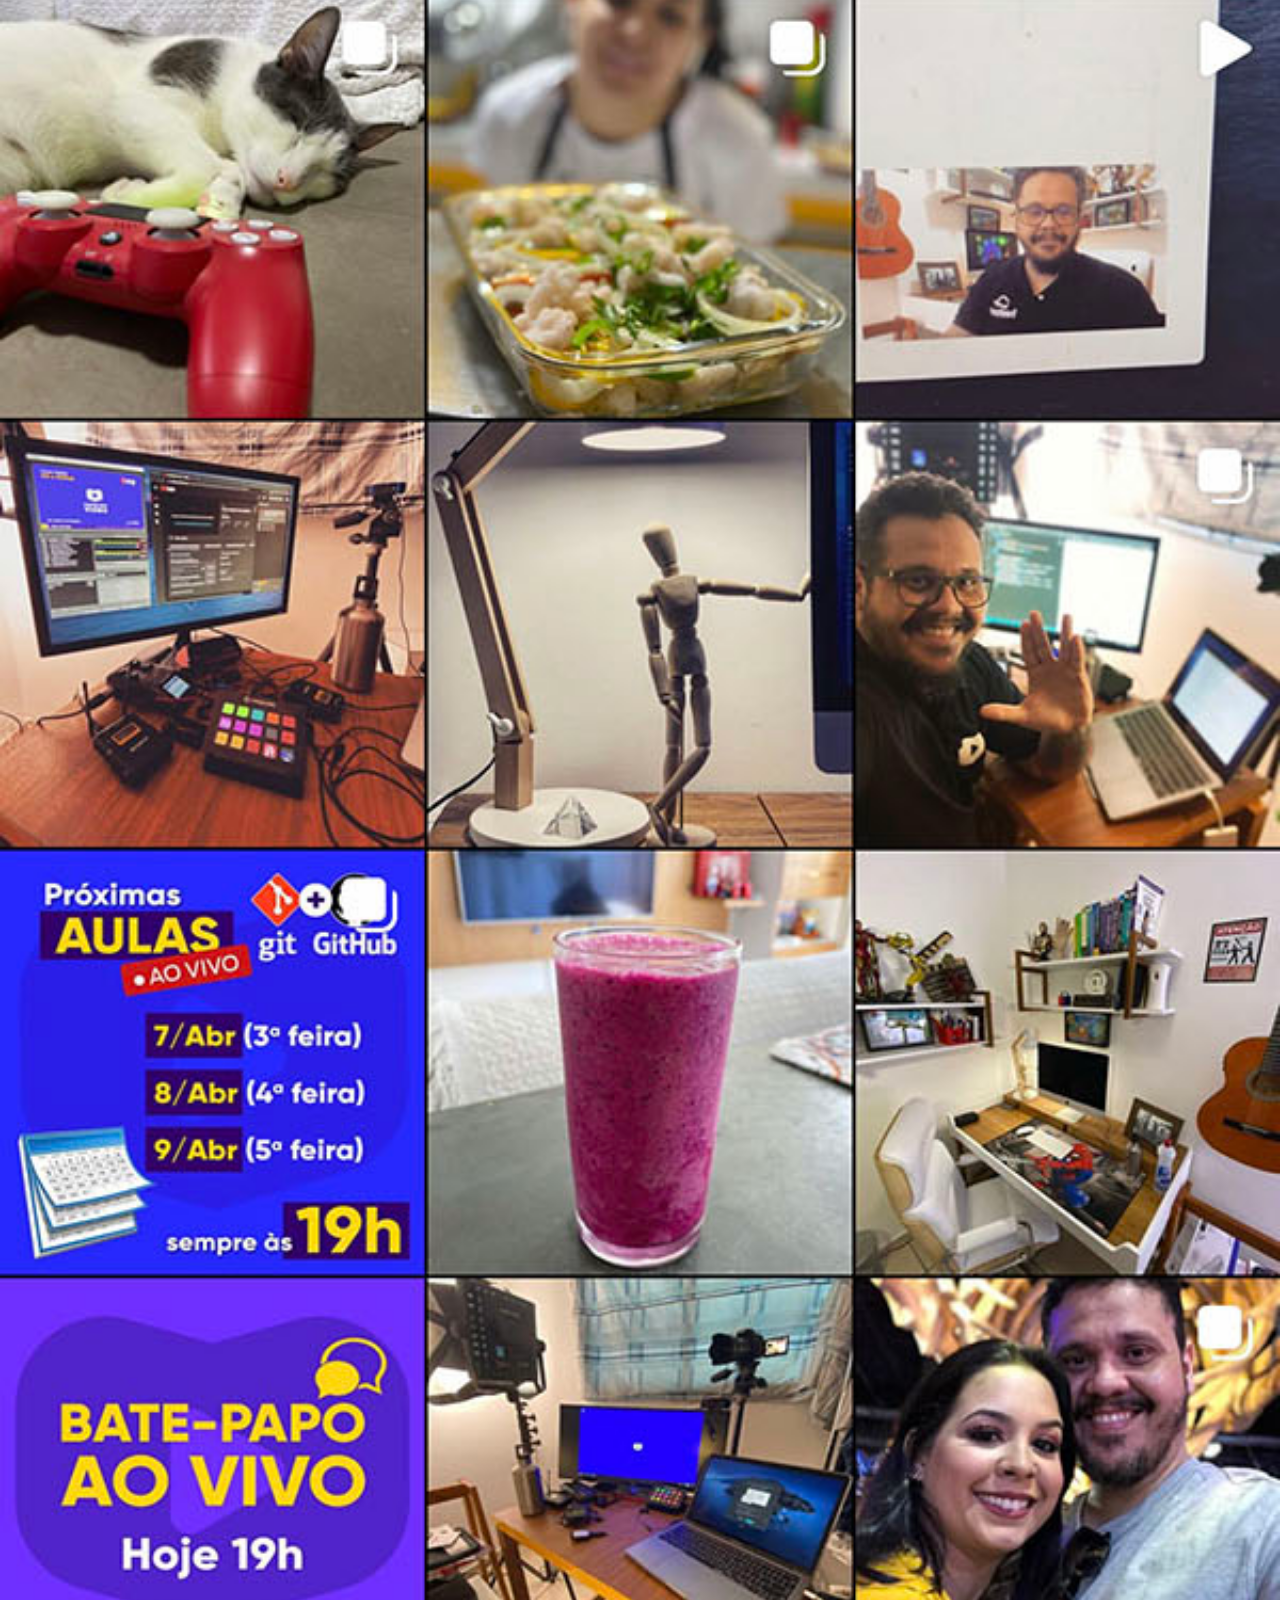
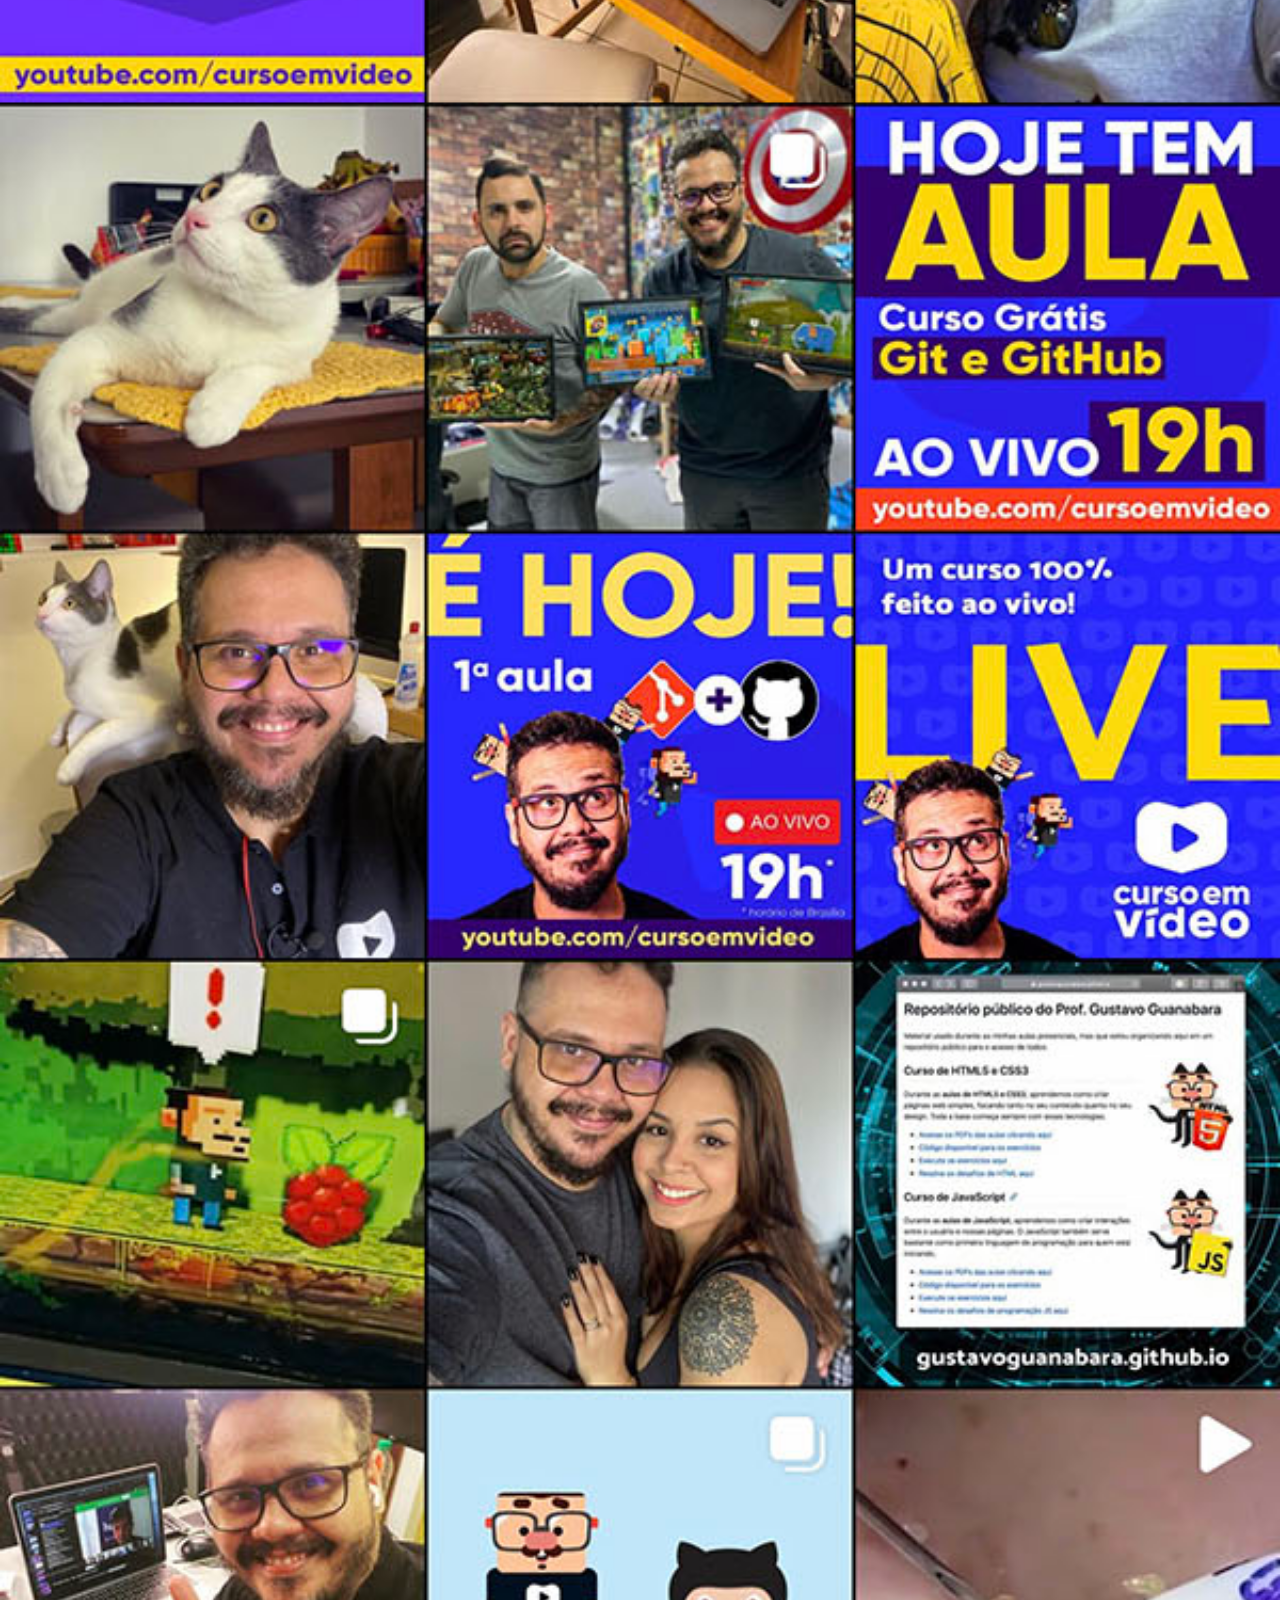
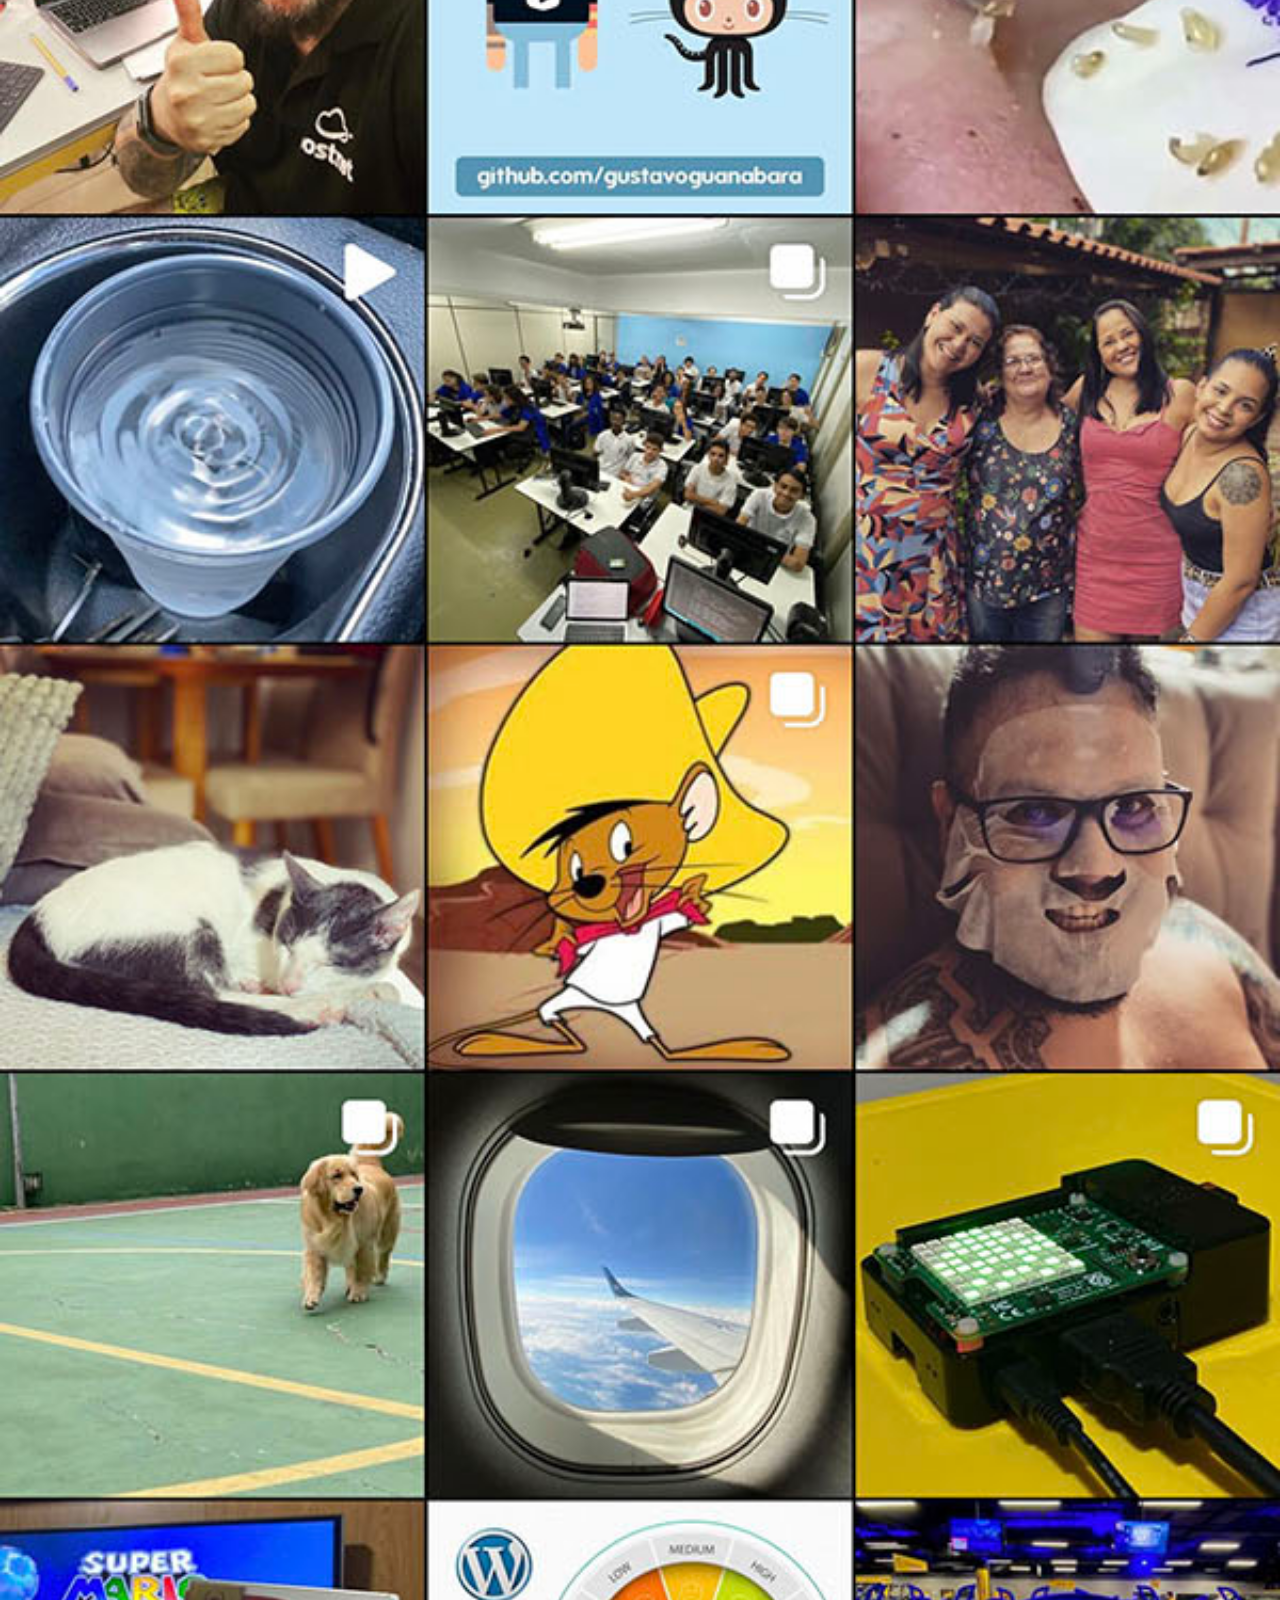
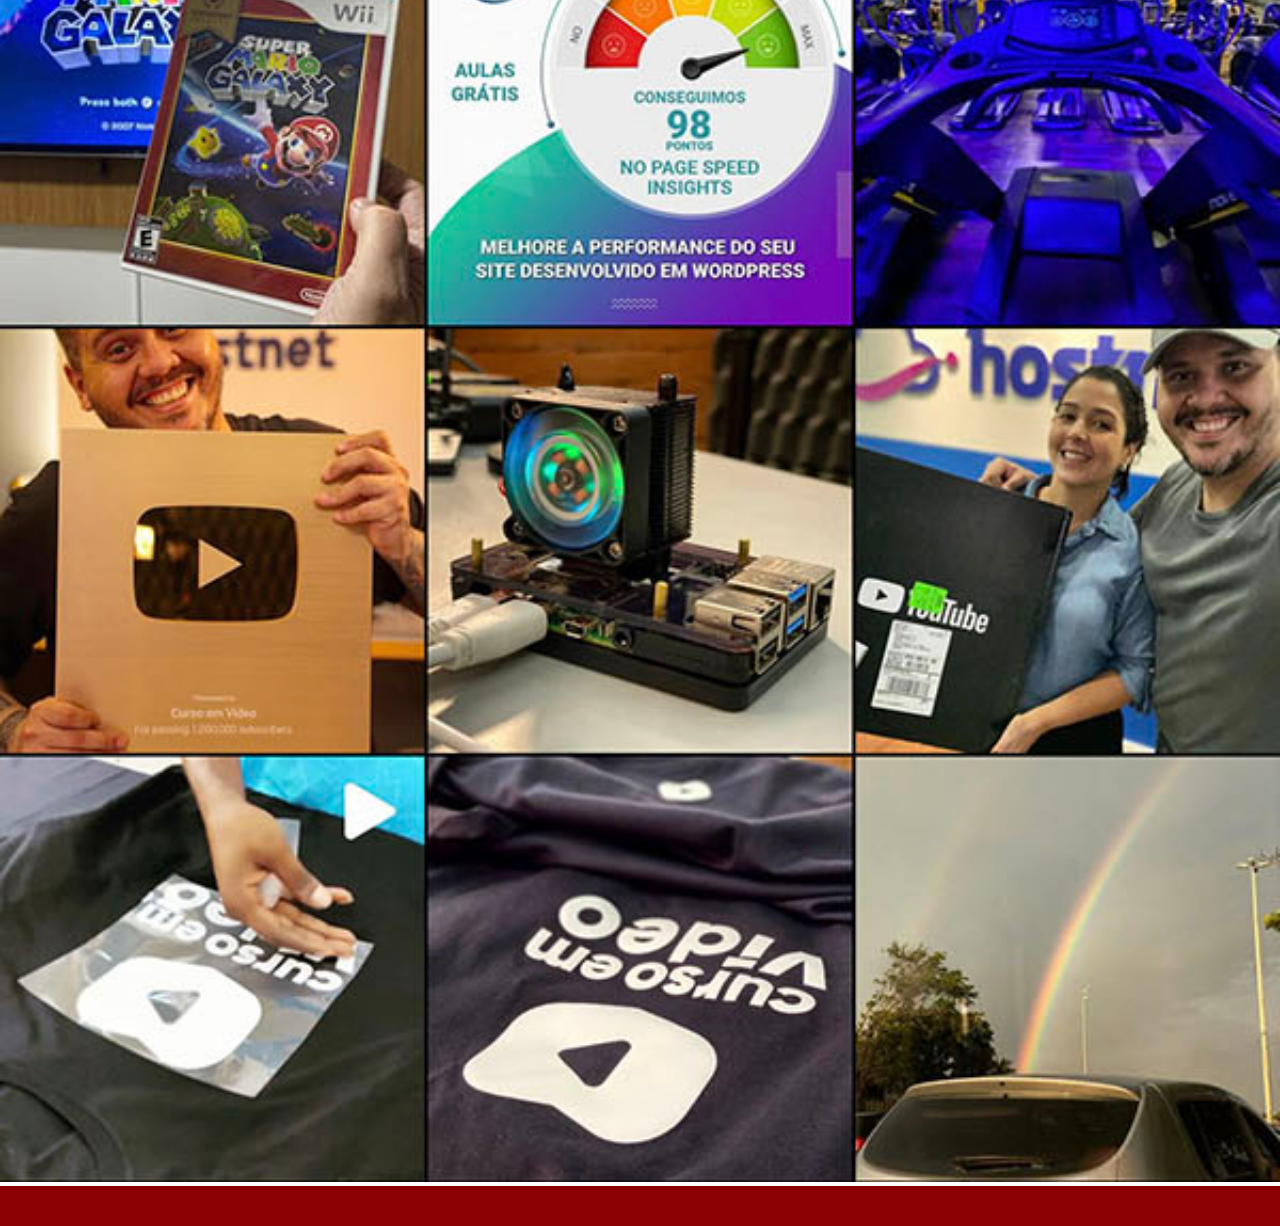
<file: instagram.html>
<!DOCTYPE html>
<html lang="pt-br">
<head>
    <meta charset="UTF-8">
    <meta name="viewport" content="width=device-width, initial-scale=1.0">
    <title>Instagram</title>
    <link rel="stylesheet" href="estilos/botoes.css">
</head>
<body>
    <img src="imagens/tela-instagram.jpg" alt="Instagram">
    <a href="https://www.instagram.com/gustavoguanabara/" target="_blank"></a>
</body>
</html>
</file>
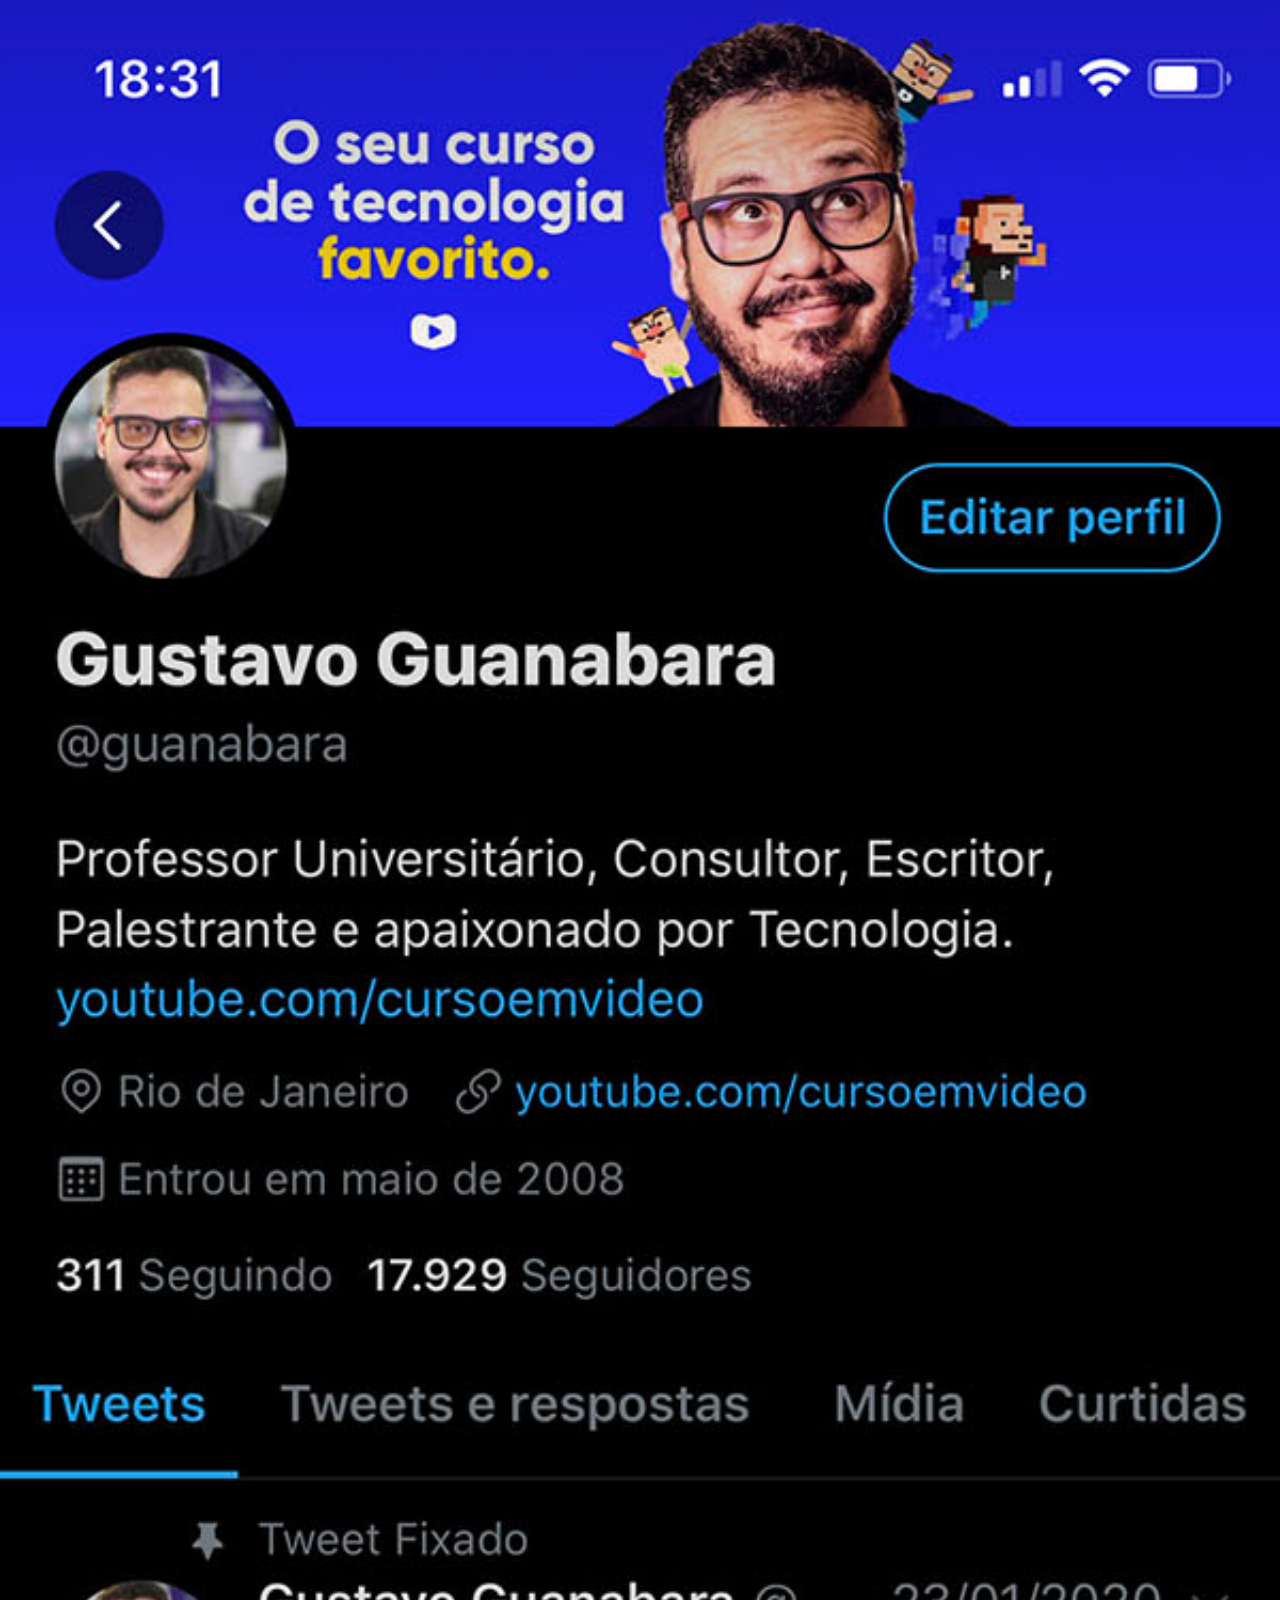
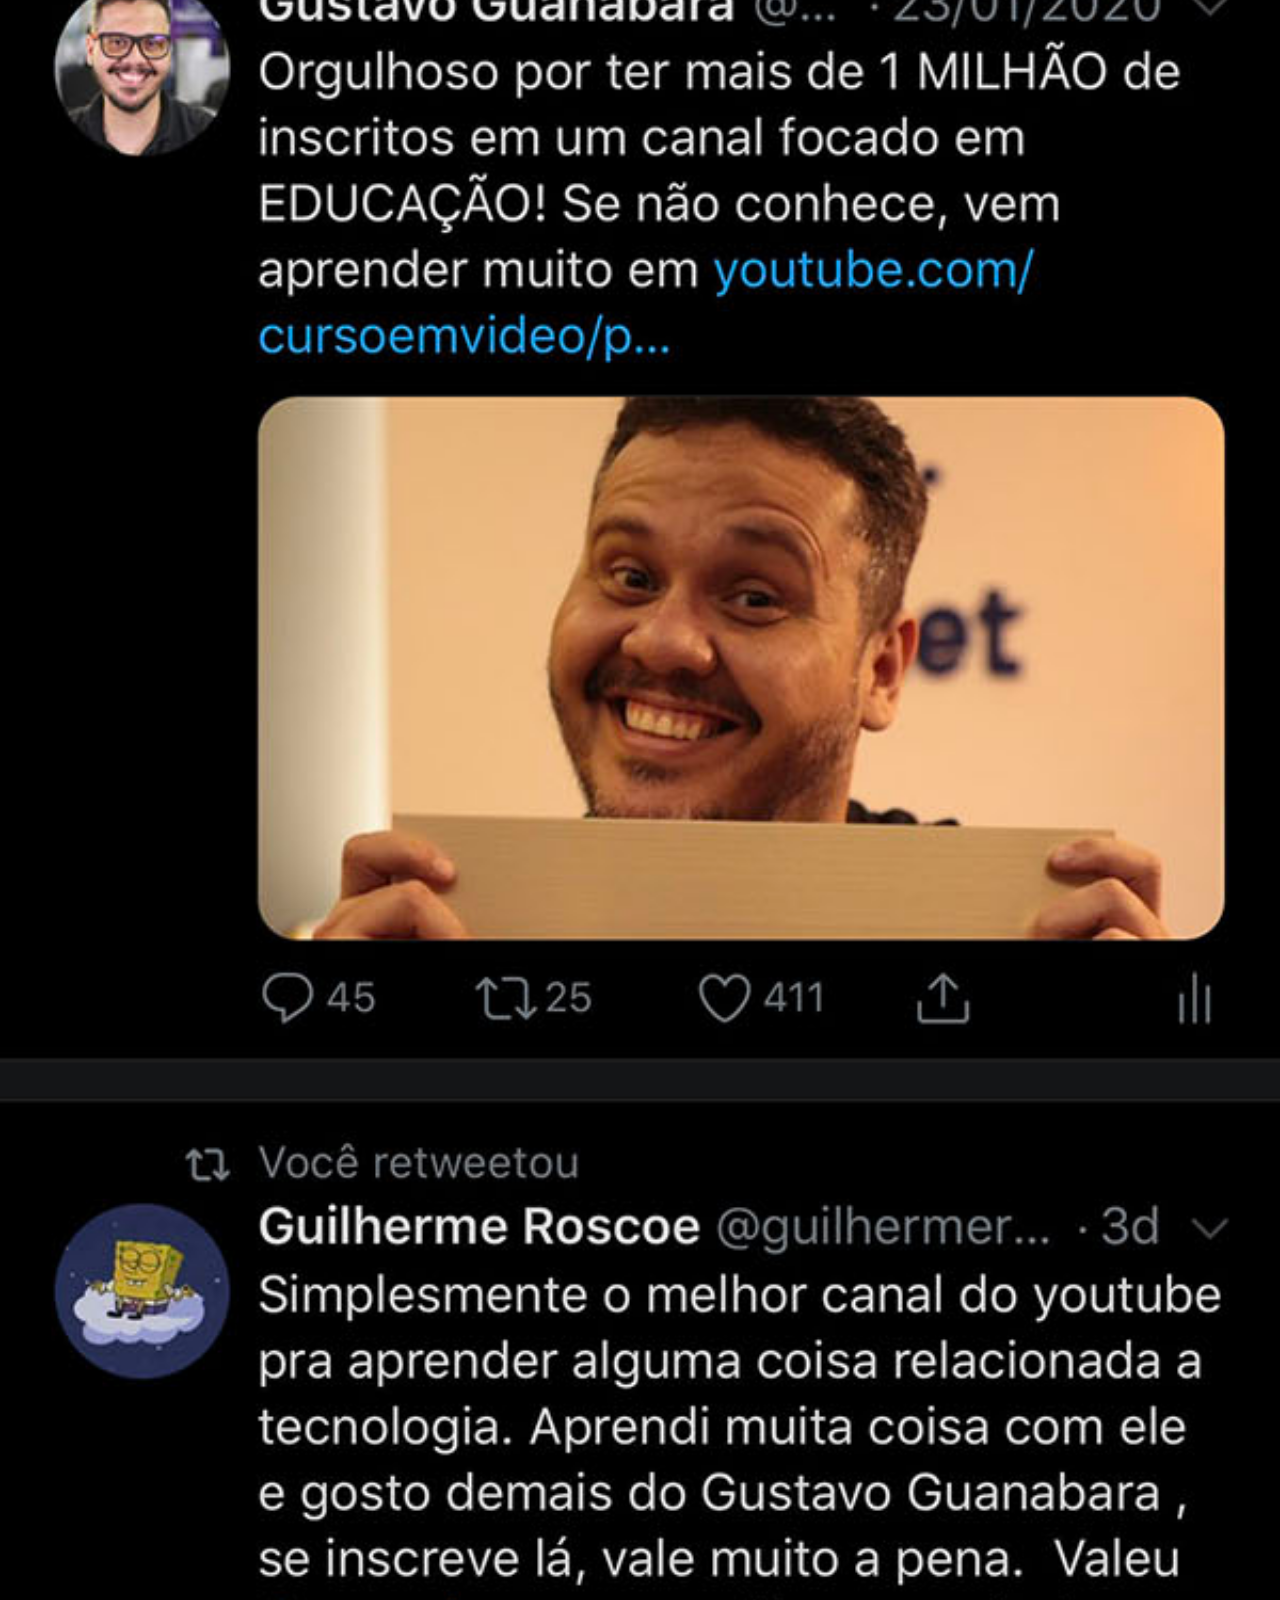
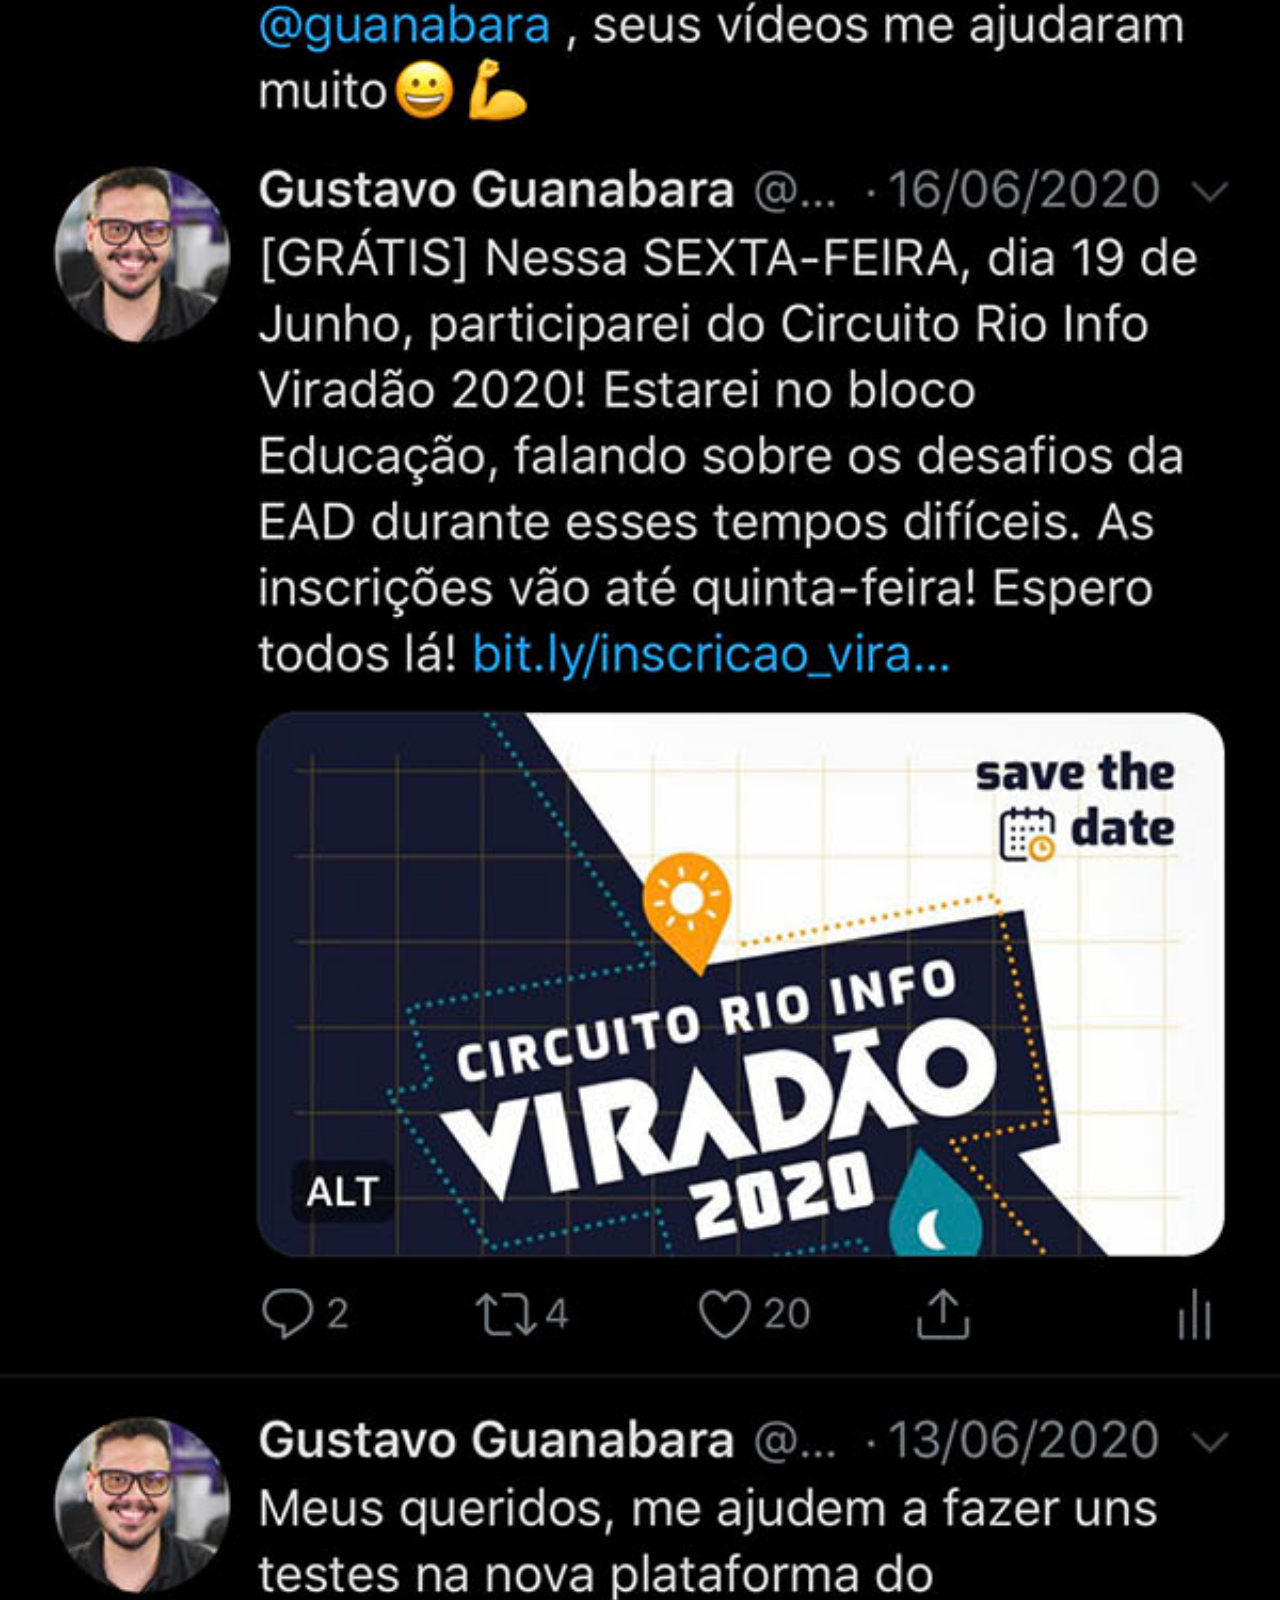
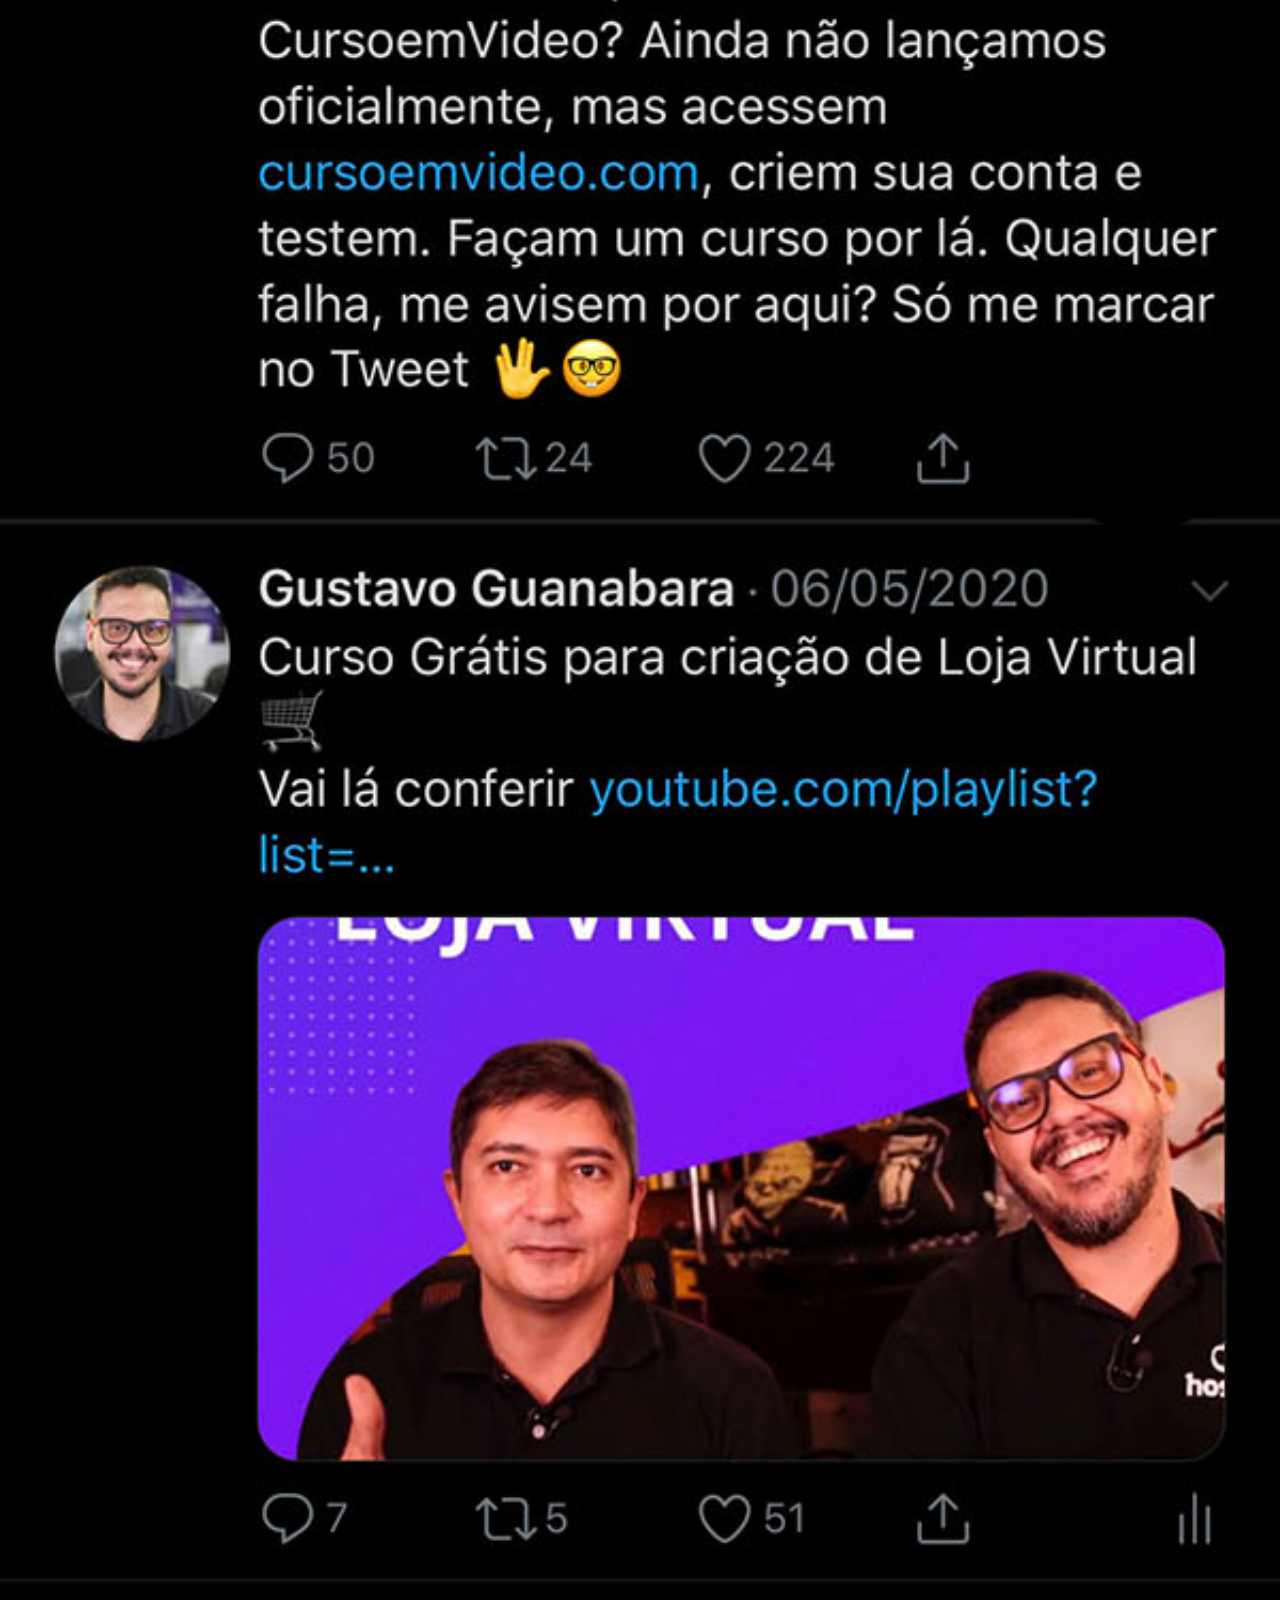
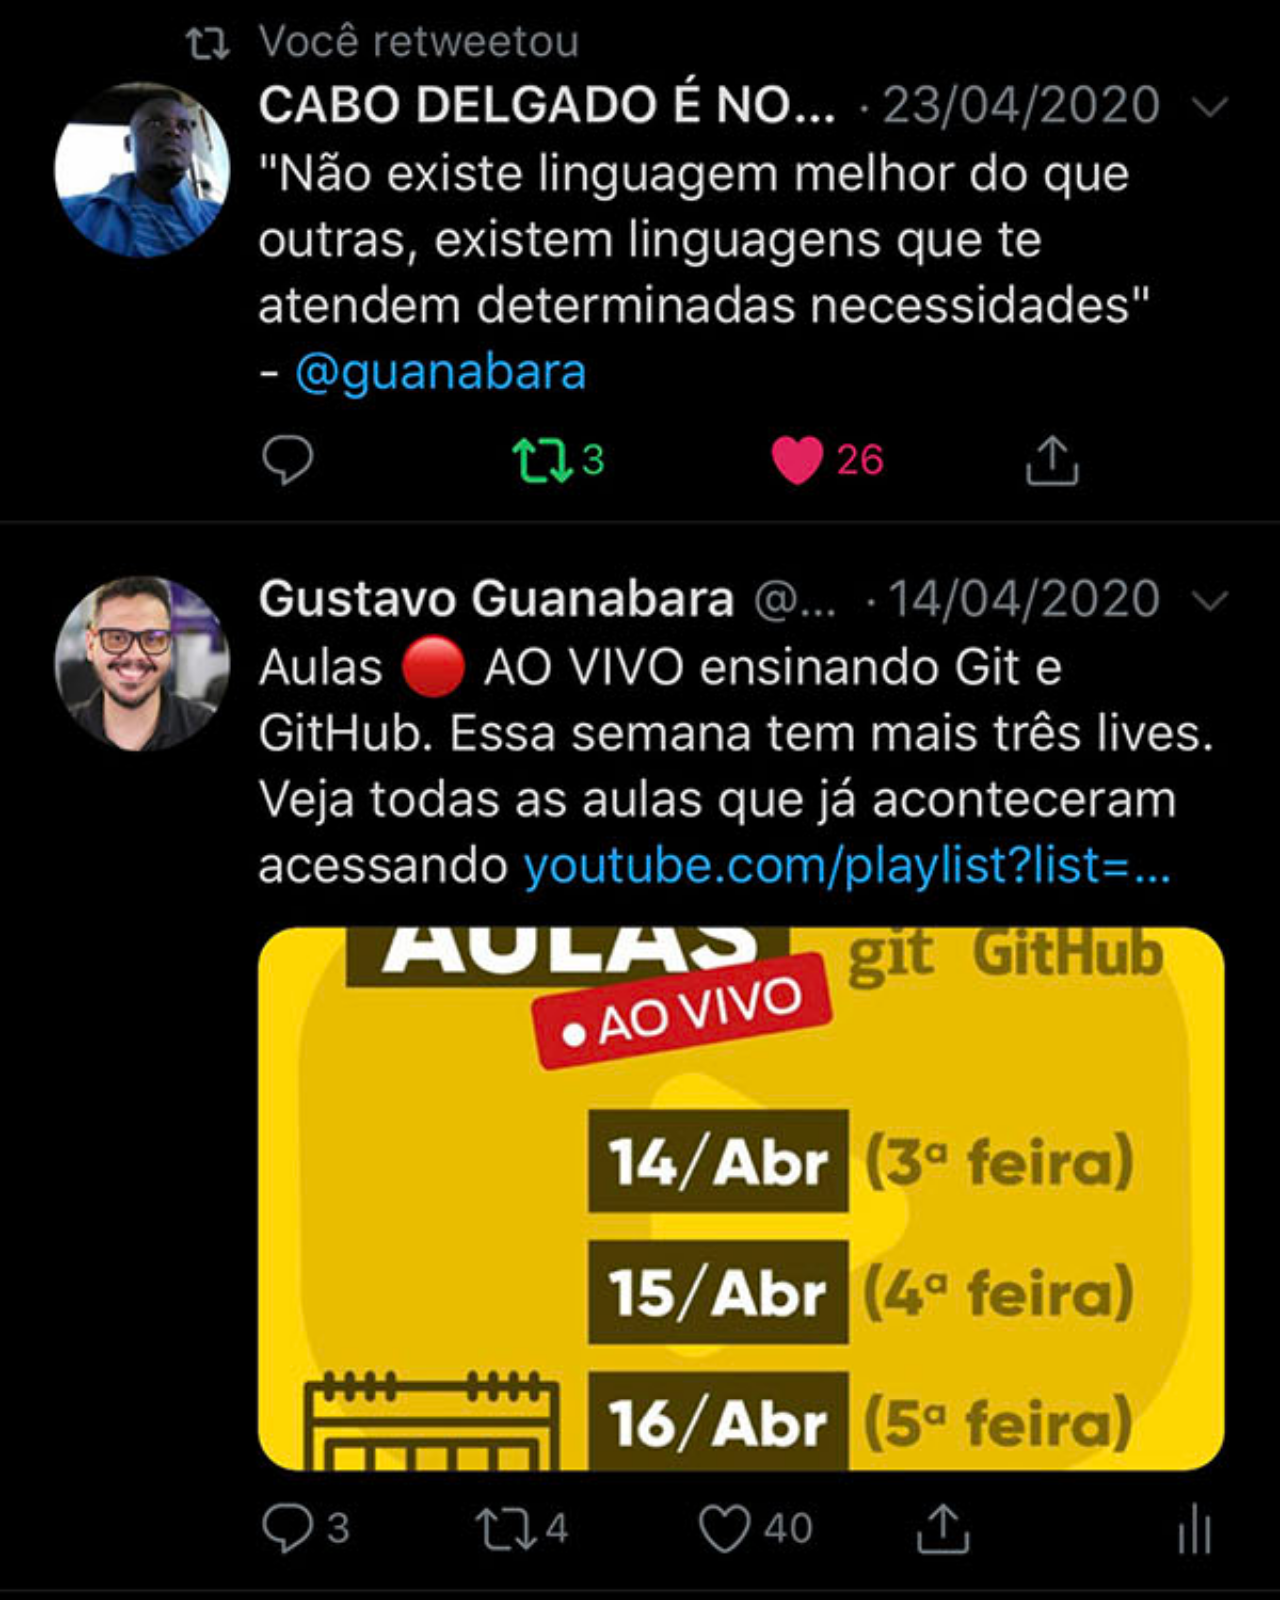
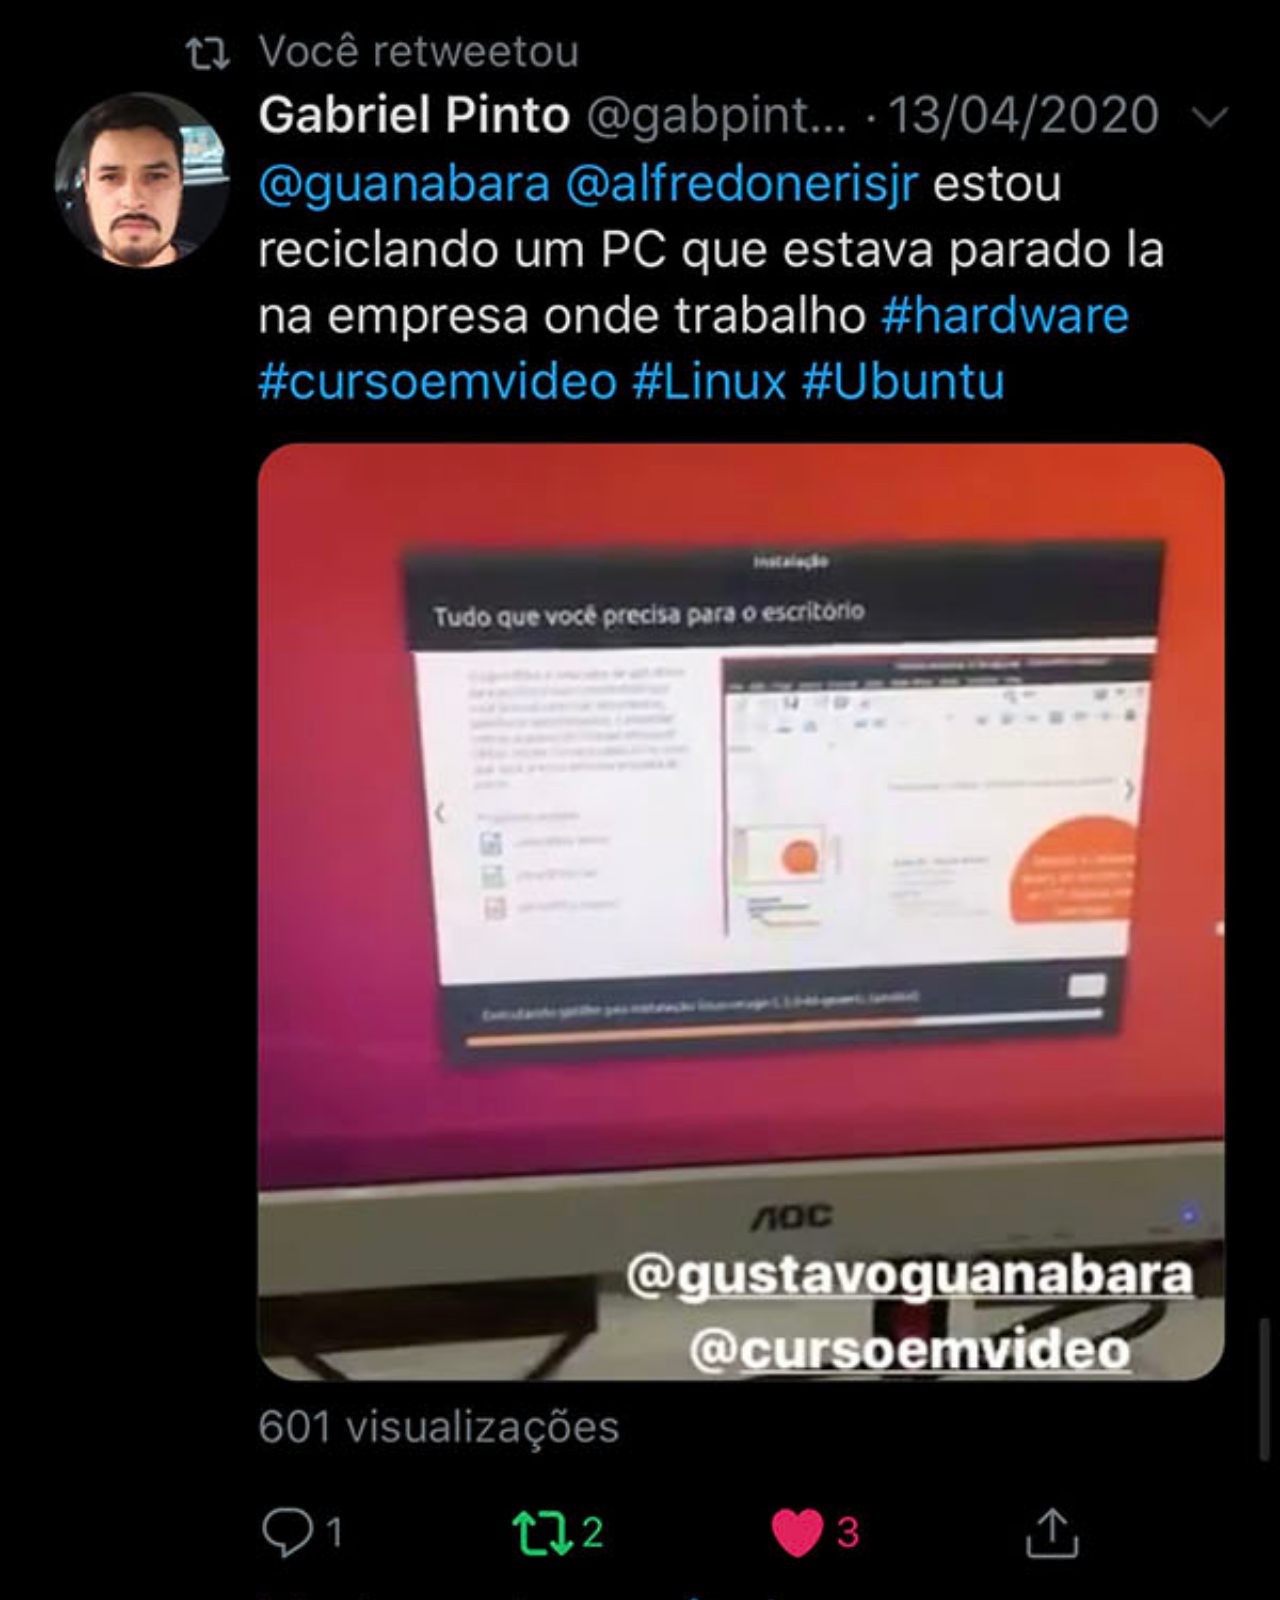
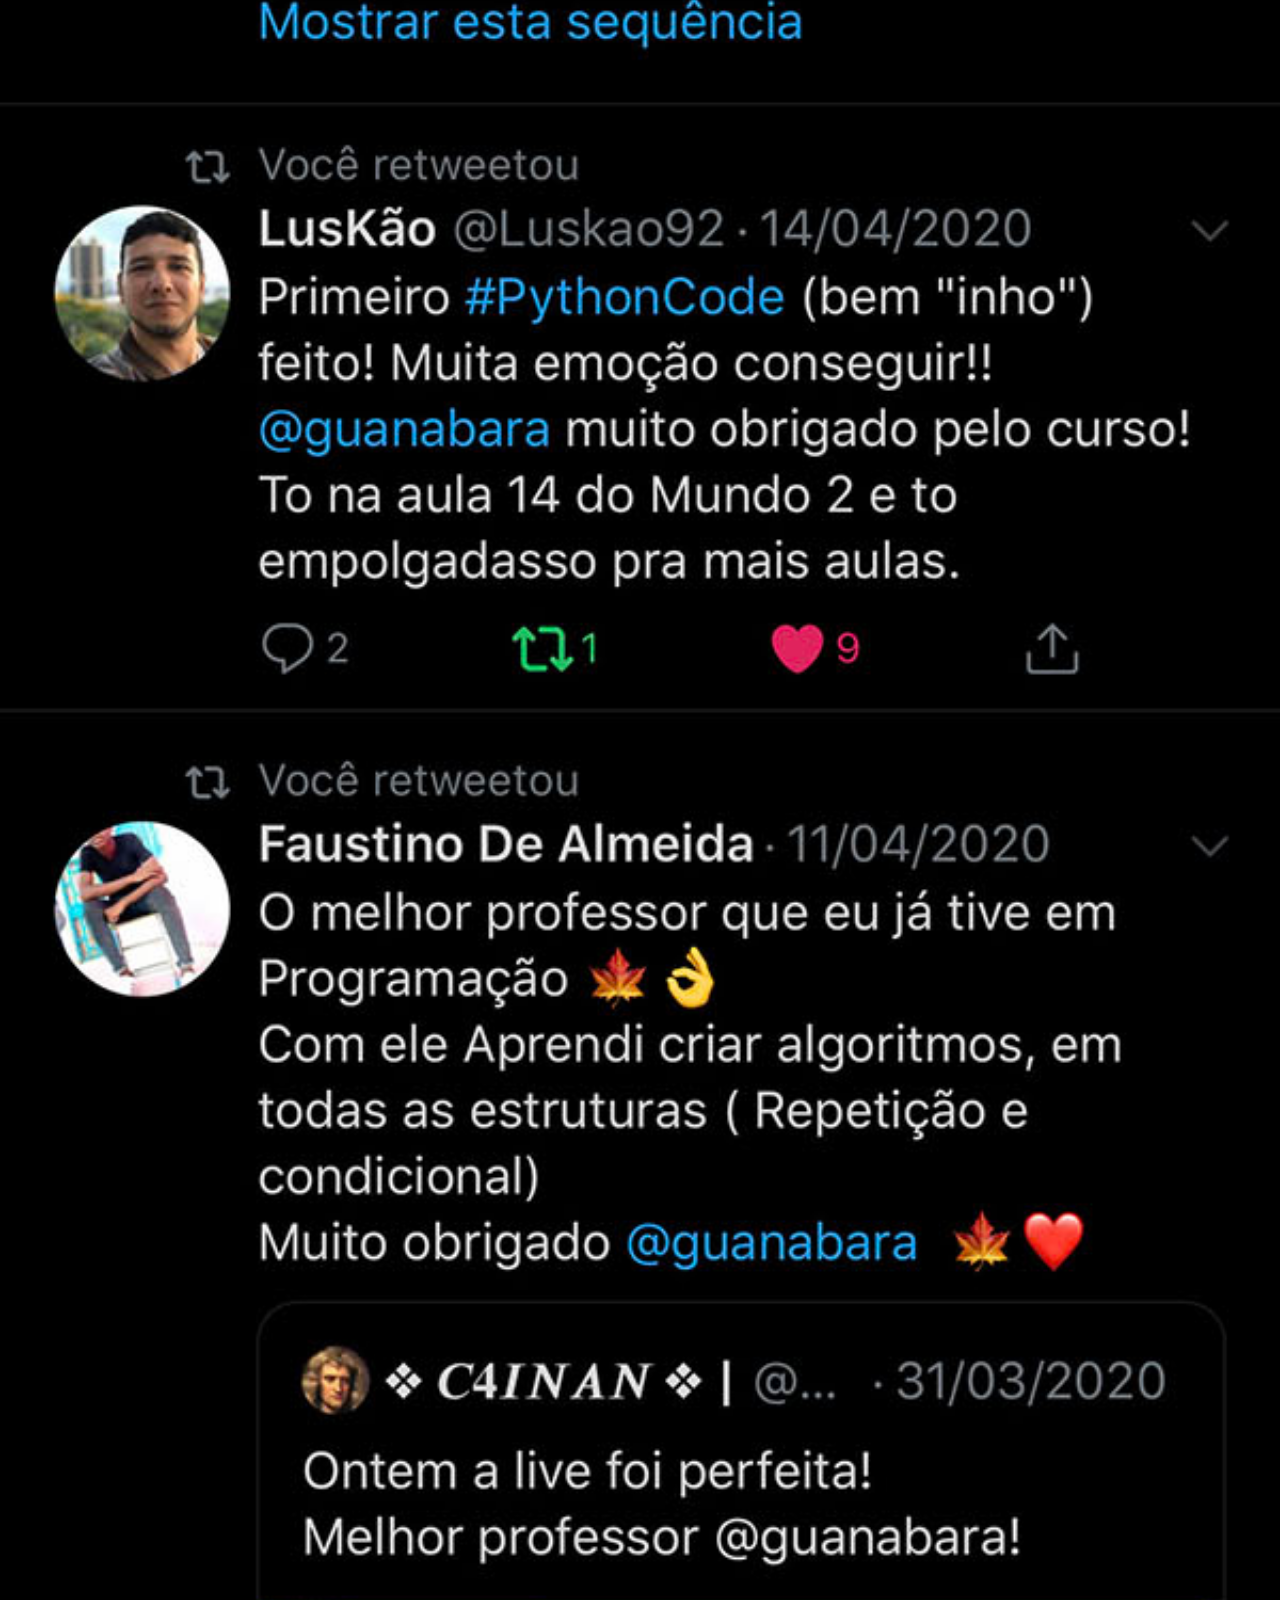
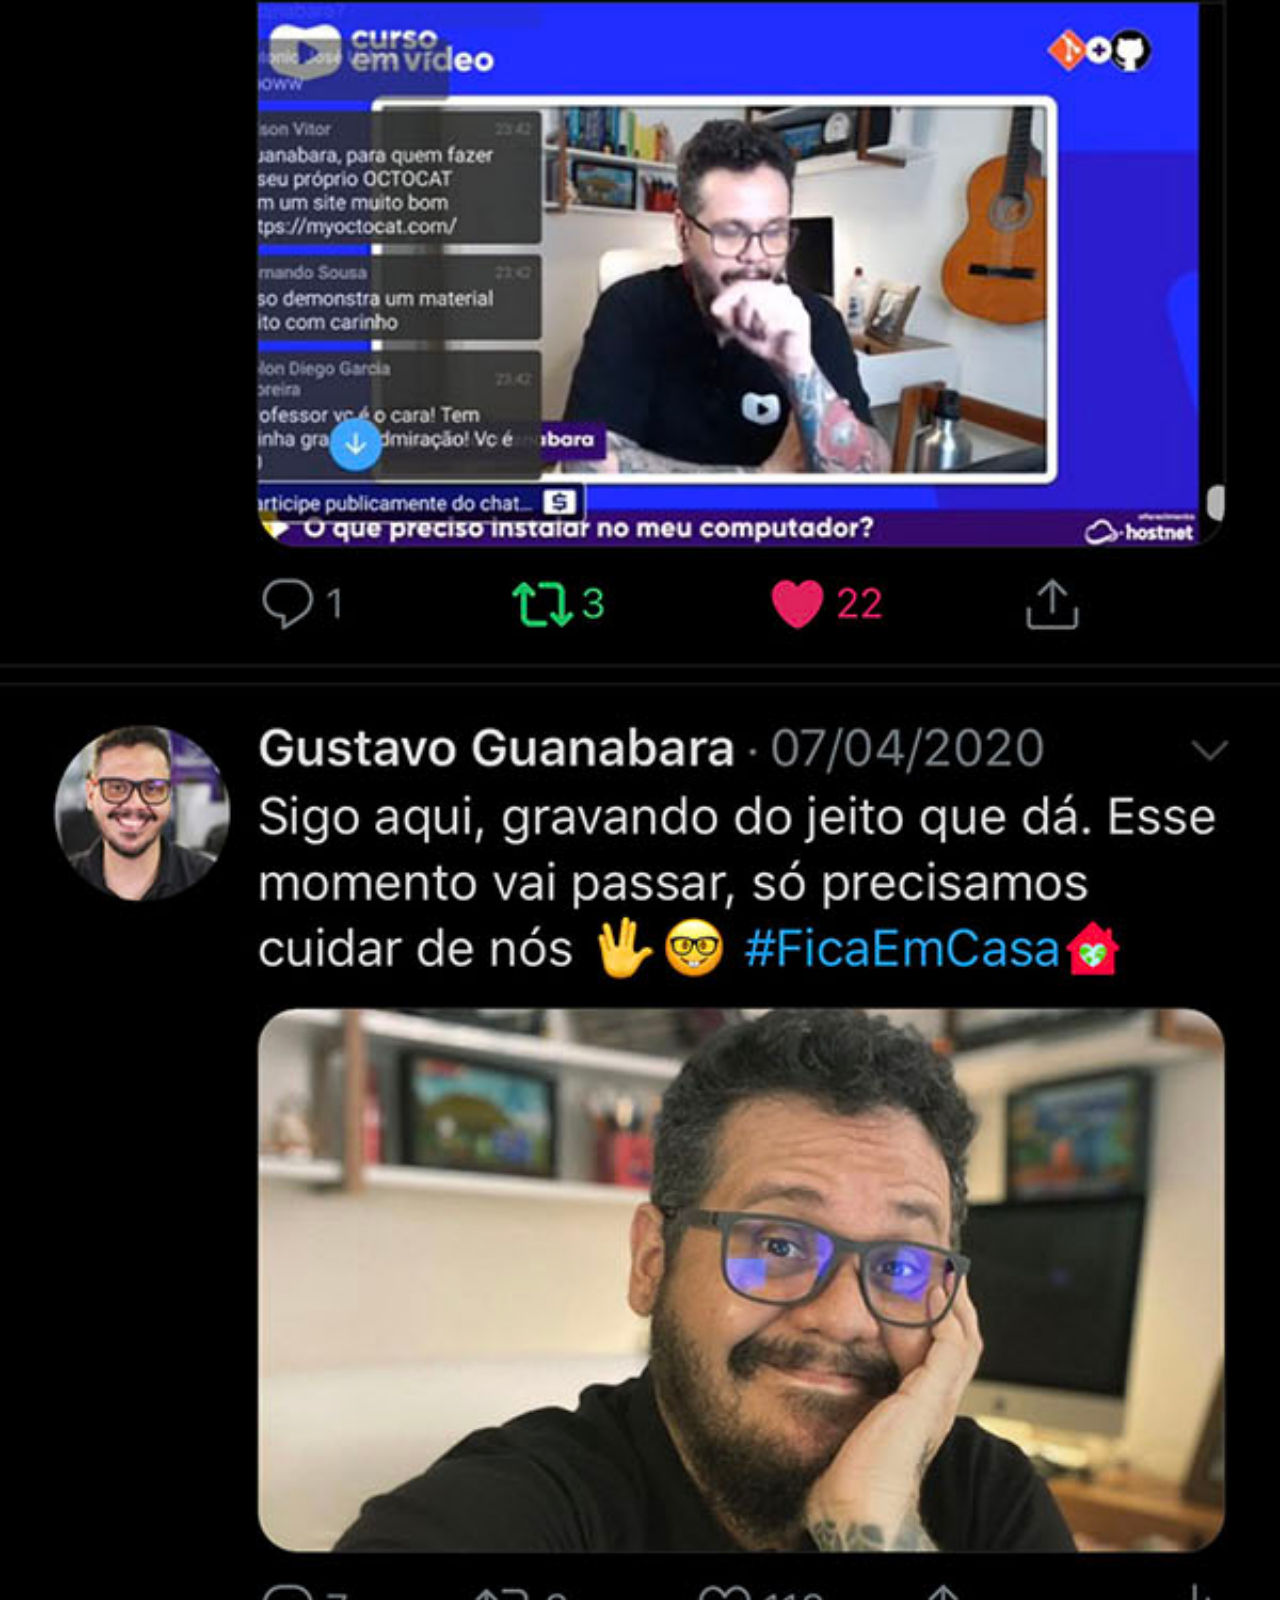
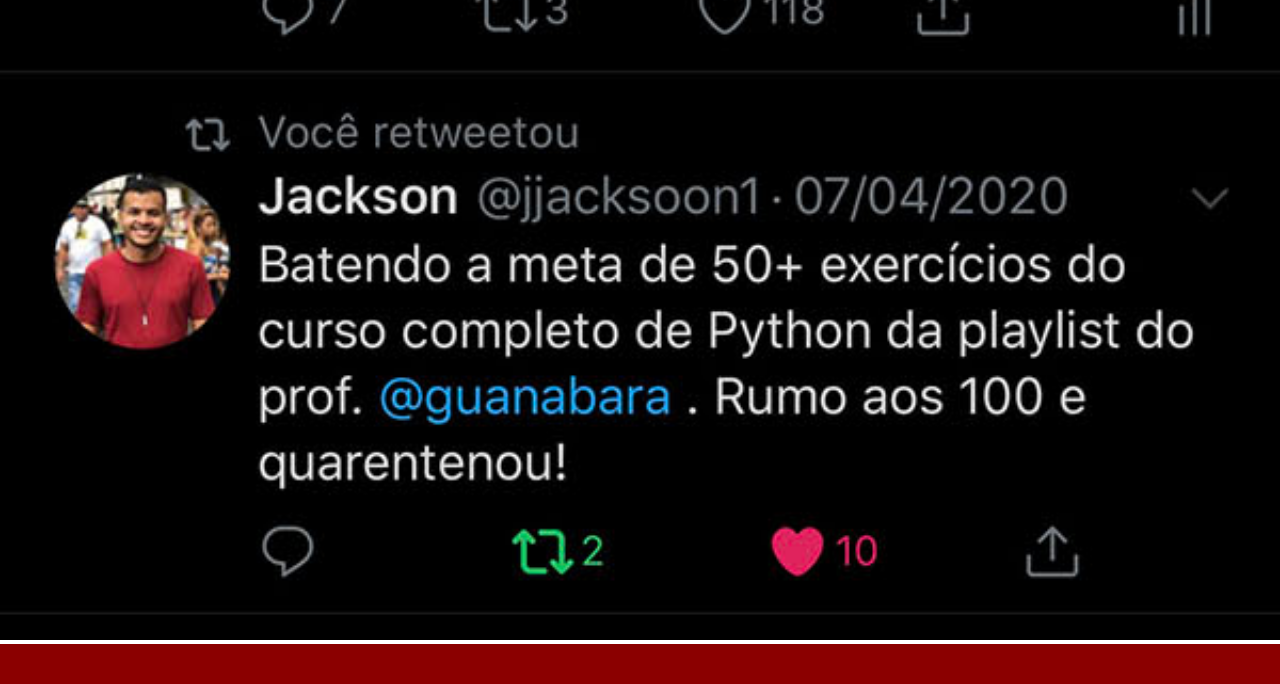
<file: twitter.html>
<!DOCTYPE html>
<html lang="pt-br">
<head>
    <meta charset="UTF-8">
    <meta name="viewport" content="width=device-width, initial-scale=1.0">
    <title>Twitter</title>
    <link rel="stylesheet" href="estilos/botoes.css">
</head>
<body>
    <img src="imagens/tela-twitter.jpg" alt="">
    <a href="https://x.com/guanabara"></a>
</body>
</html>
</file>
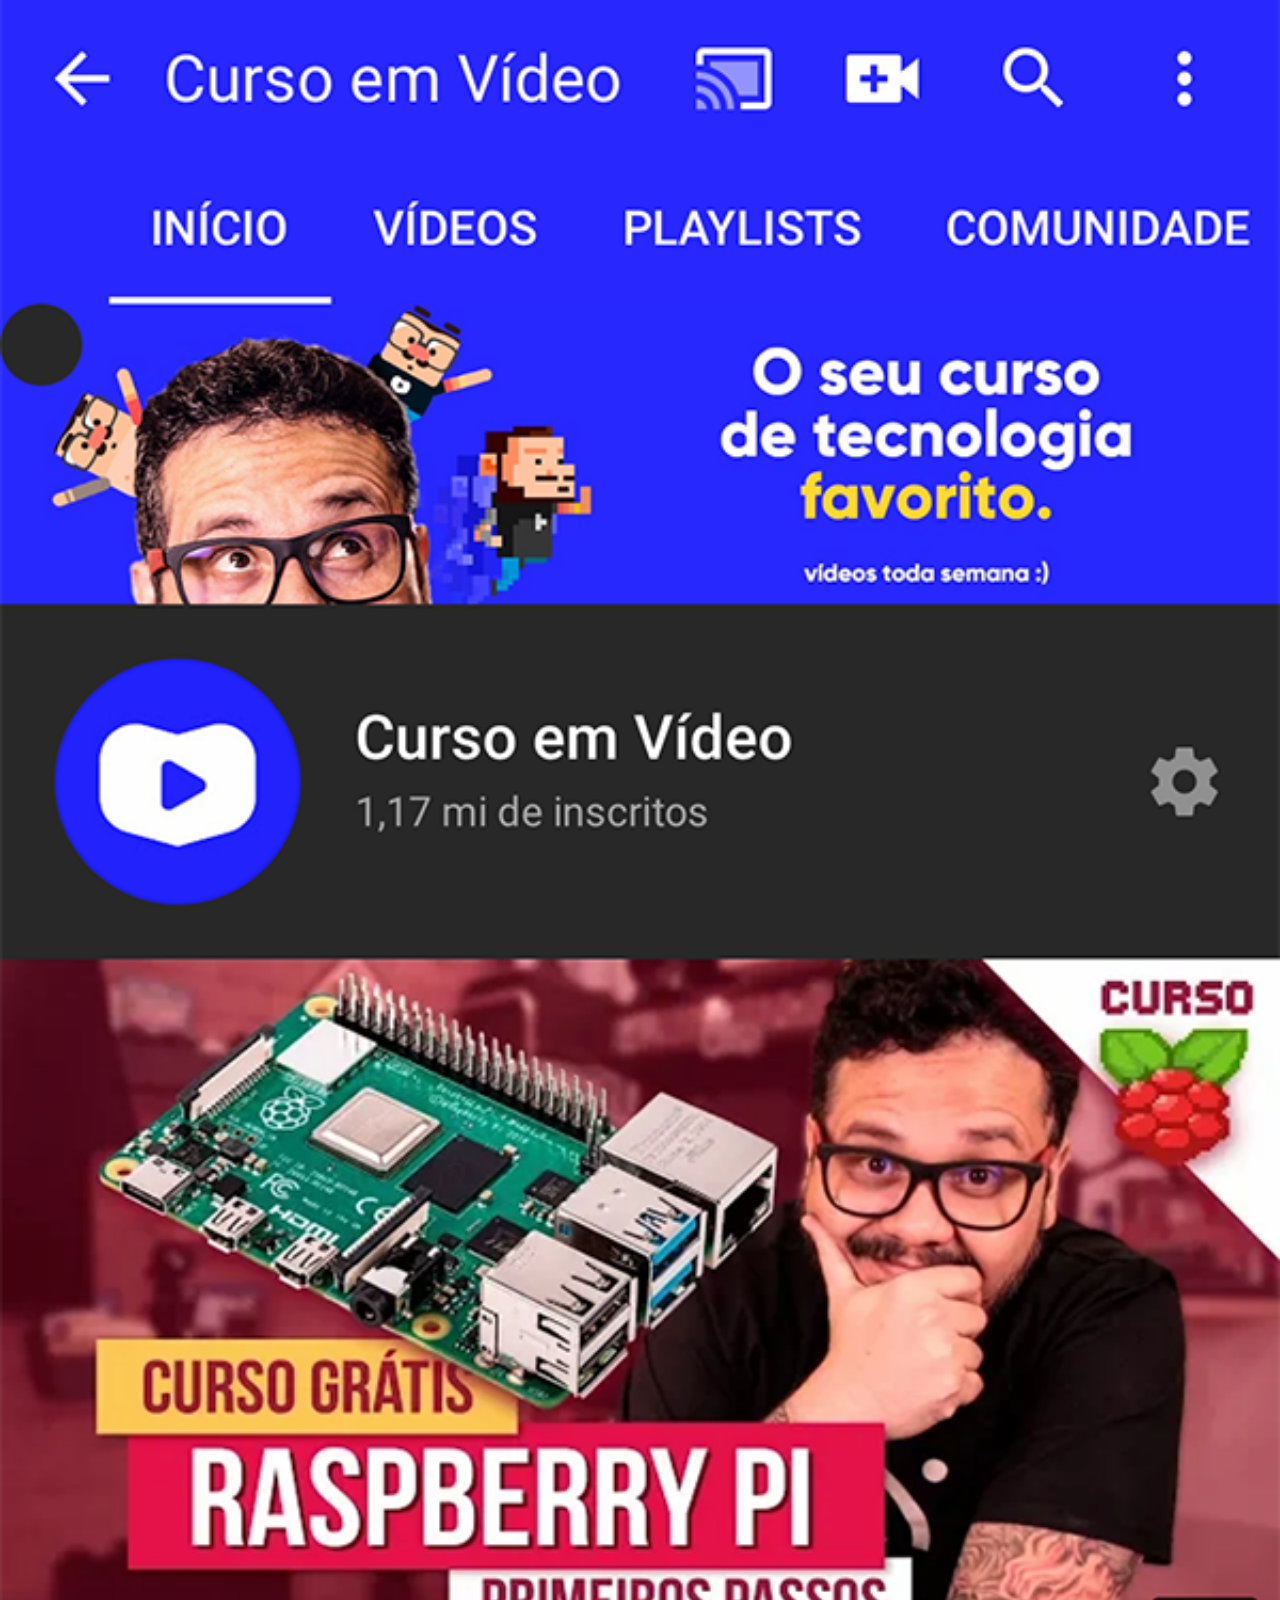
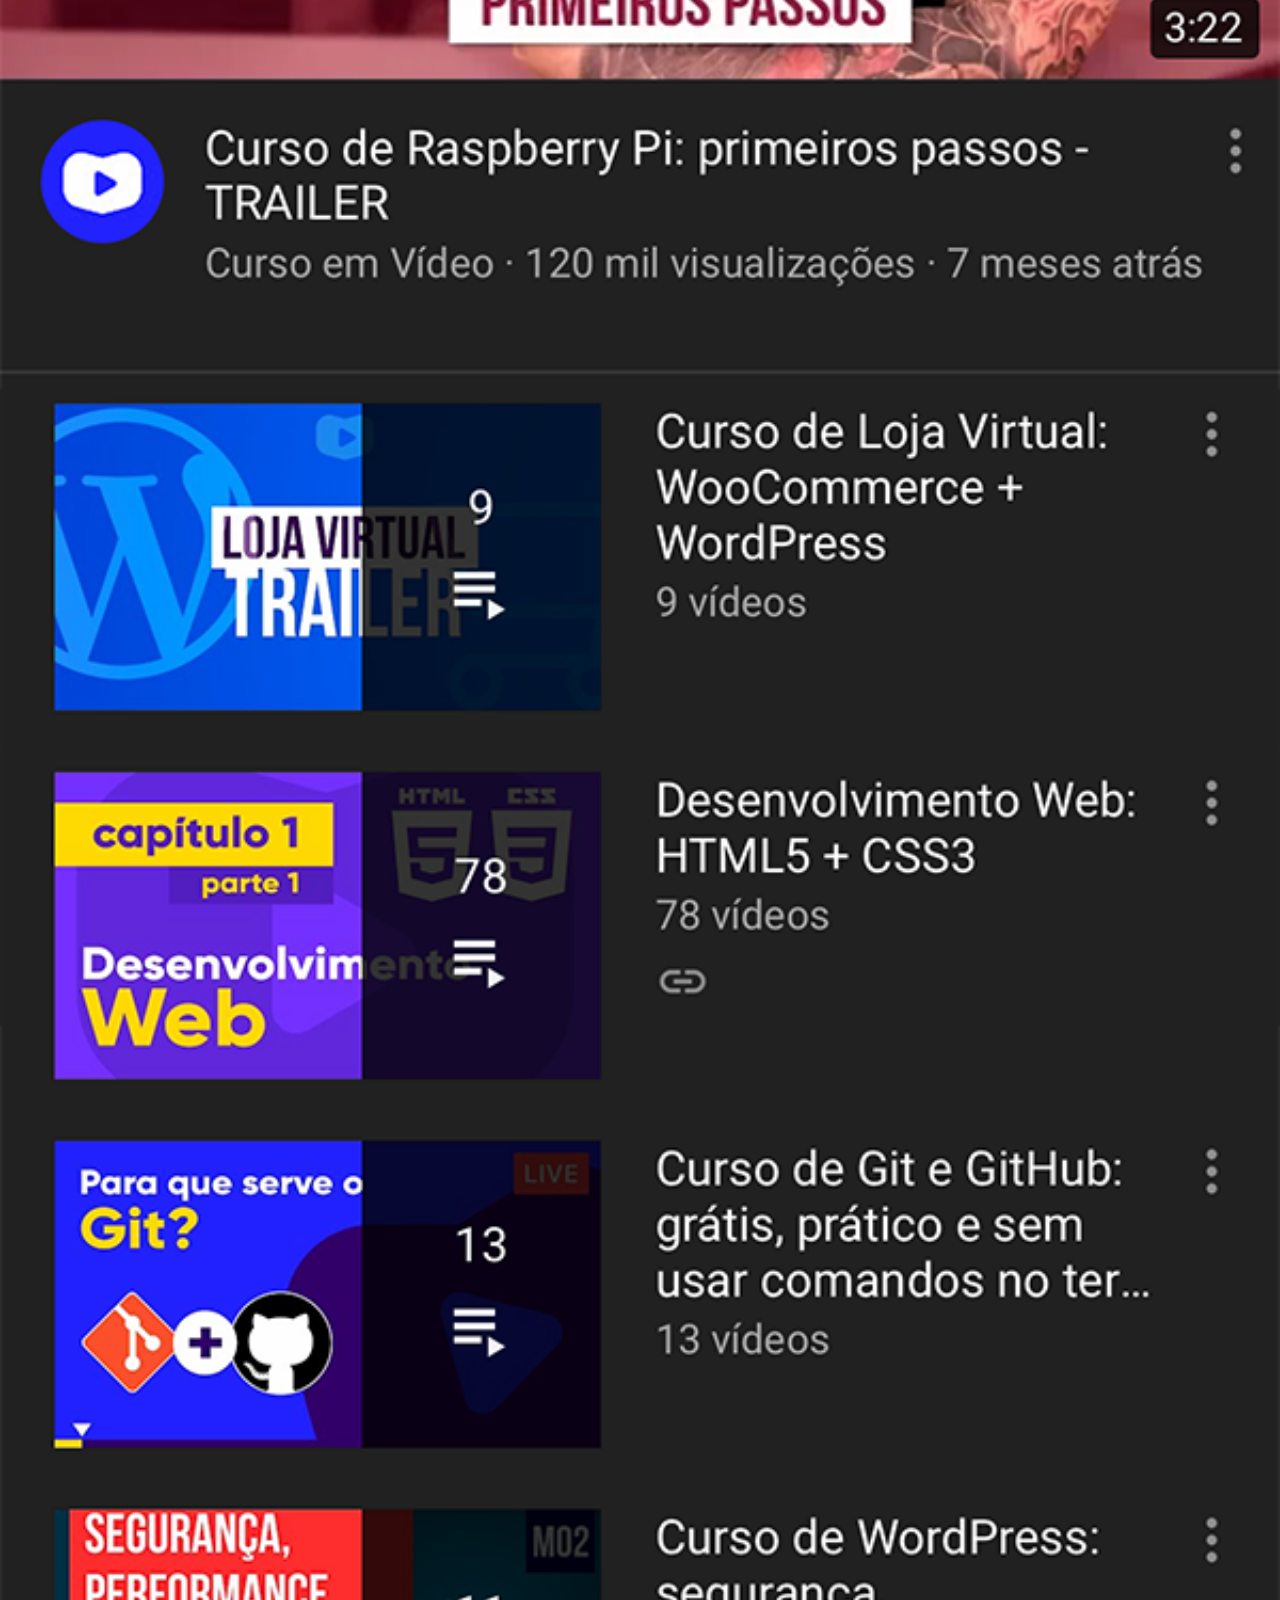
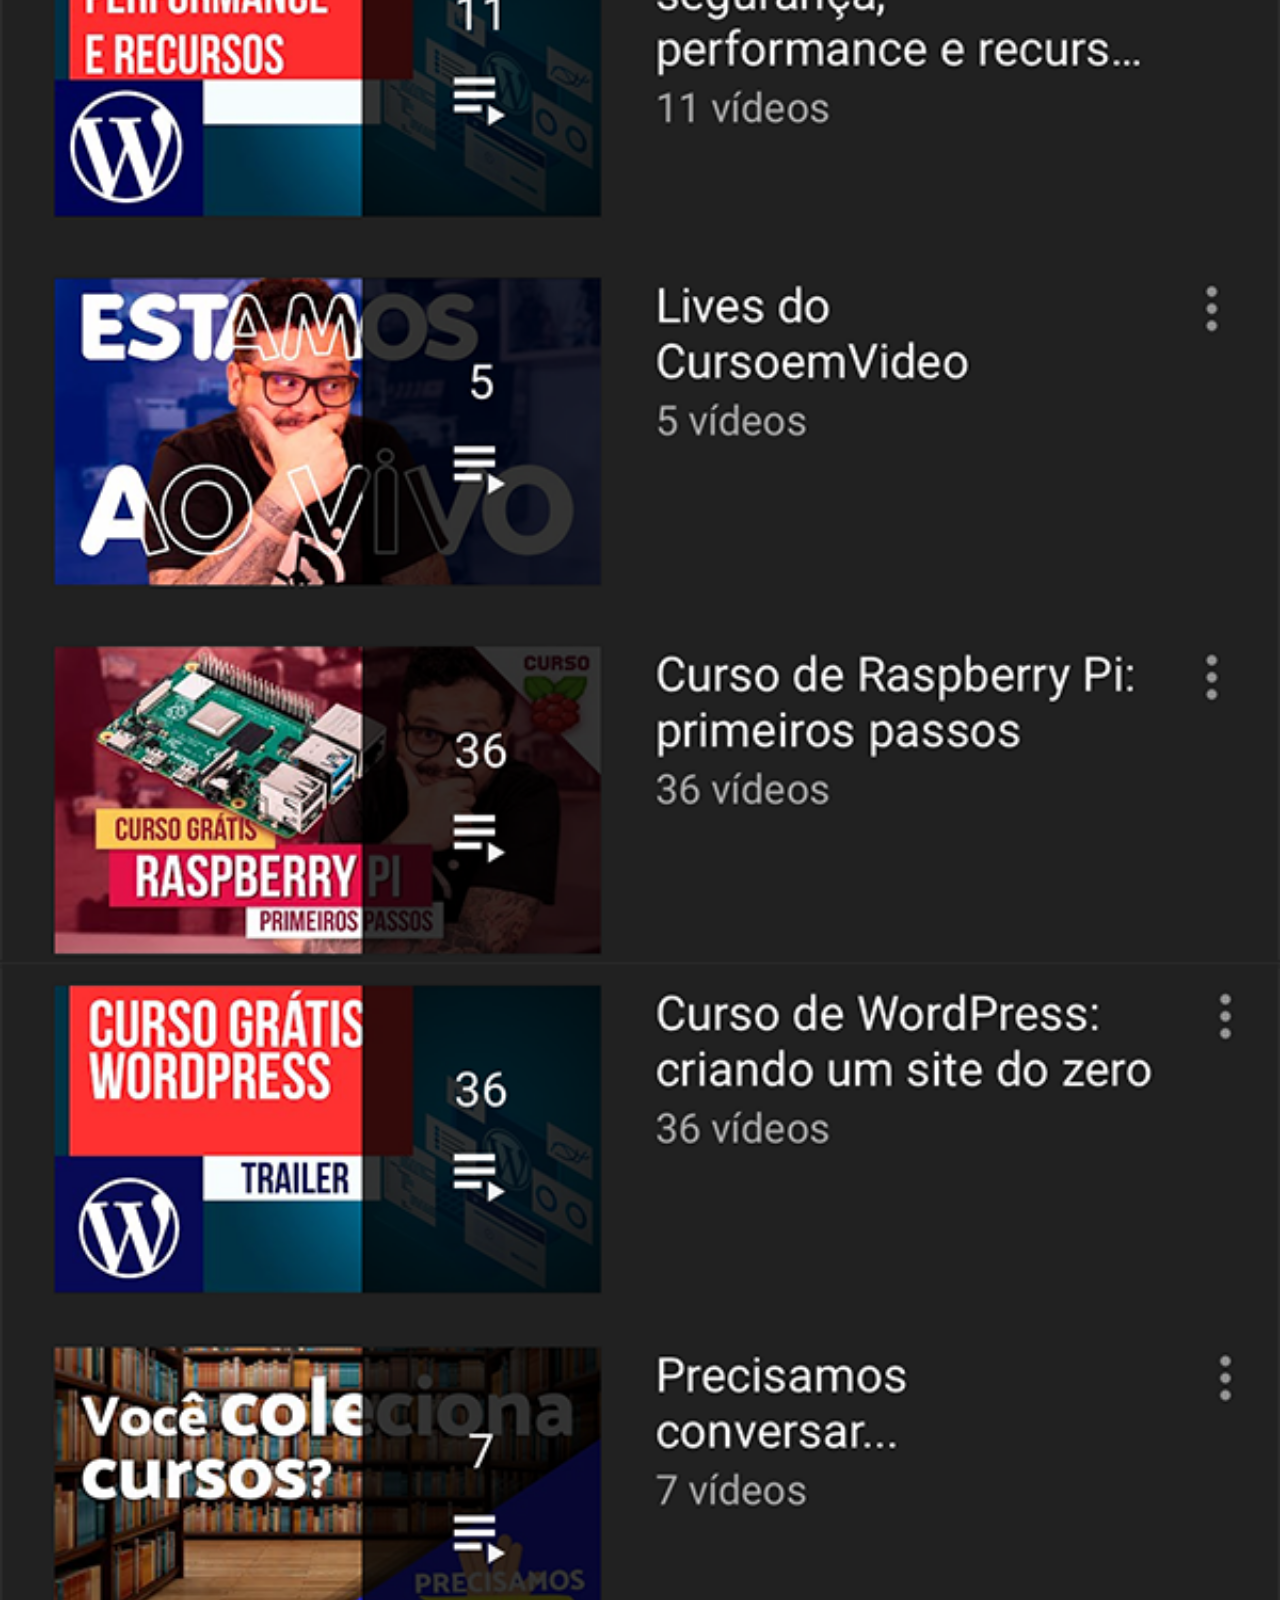
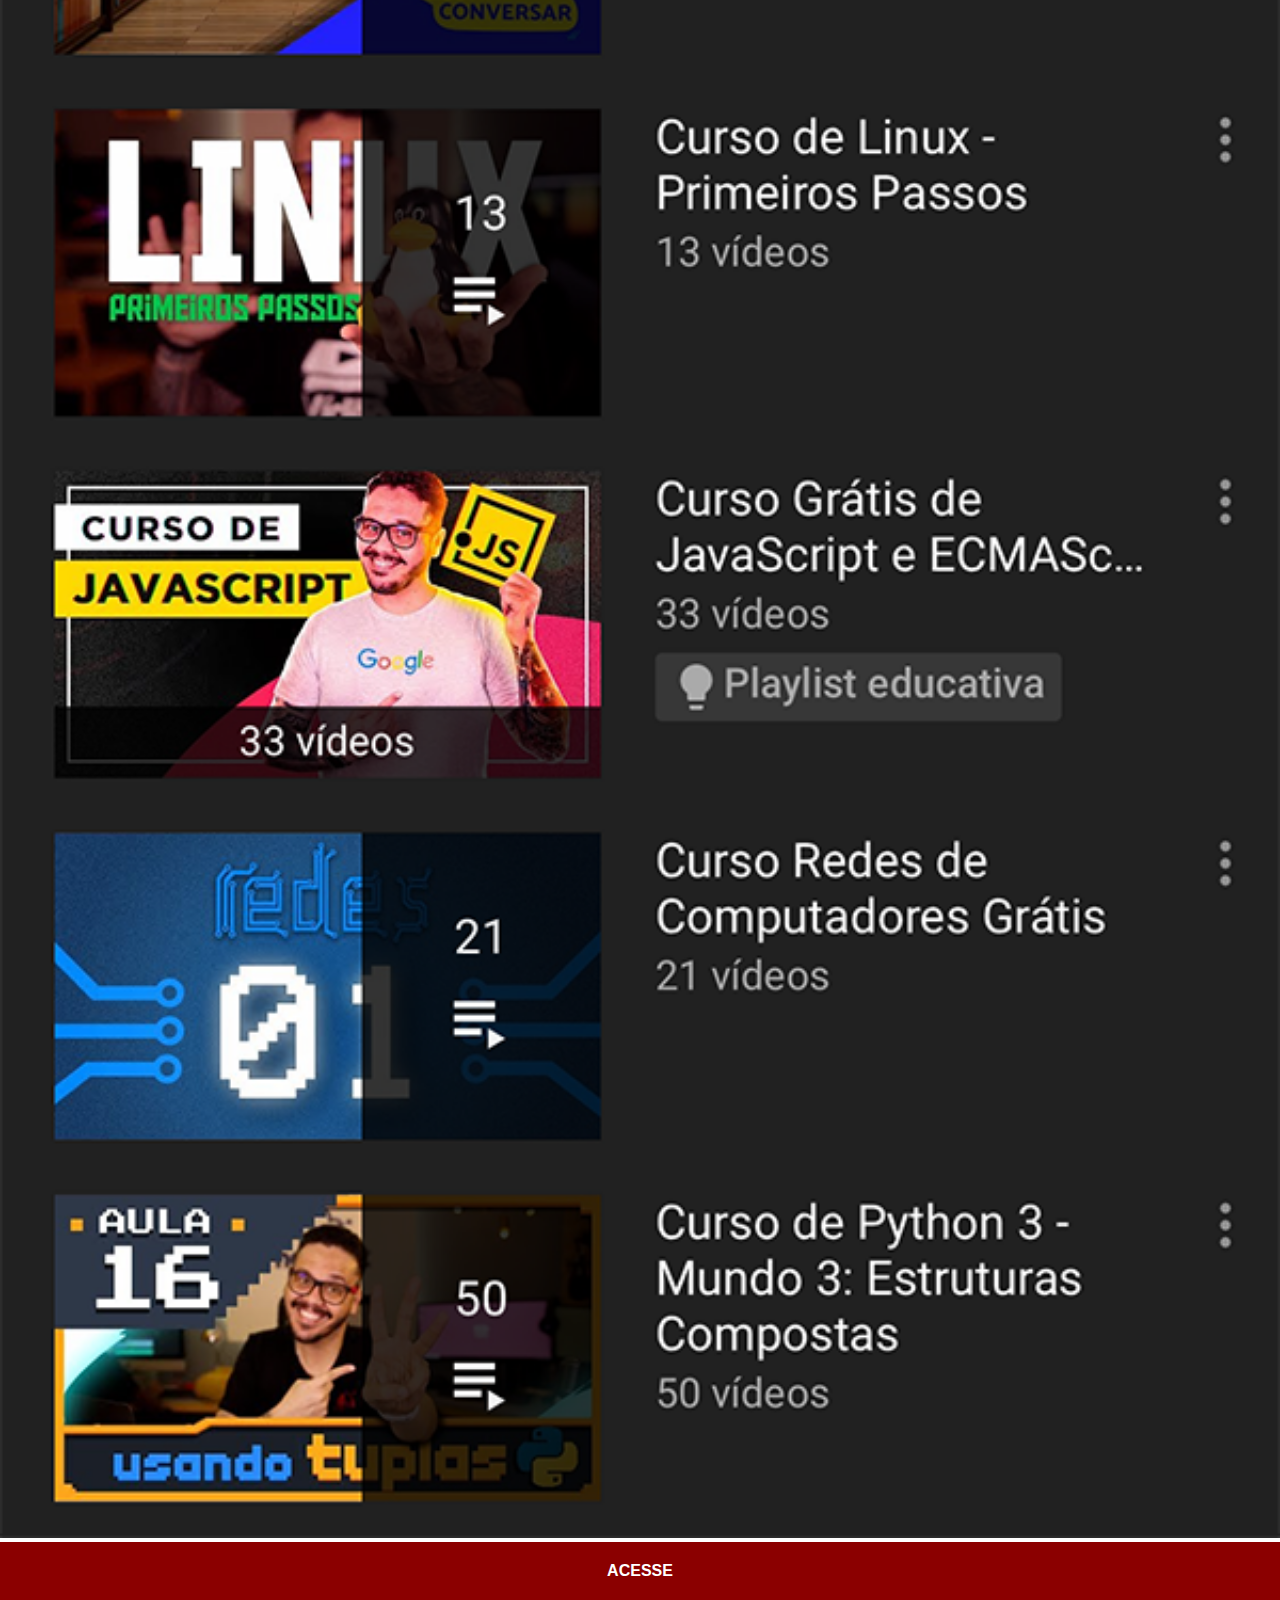
<file: youtube.html>
<!DOCTYPE html>
<html lang="pt-br">
<head>
    <meta charset="UTF-8">
    <meta name="viewport" content="width=device-width, initial-scale=1.0">
    <title>Youtube</title>
    <link rel="stylesheet" href="estilos/botoes.css">
</head>
<body>
    <img src="imagens/tela-youtube.png" alt="">
    <a href="https://www.youtube.com/c/CursoemV%C3%ADdeo/playlists" target="_blank">ACESSE</a>
</body>
</html>
</file>
<file: estilos/style.css>
@charset "UTF-8";

* {
    margin: 0px;
    padding: 0px;
    font-family: Arial, Helvetica, sans-serif;
}

html, body {
    height: 100vh;
    width: 100vw;
    background-color: black;
}

body {
    background: url(../imagens/fundo-madeira.jpg) no-repeat top center;
    background-size: cover;
    background-attachment: fixed;
}

main {     
    height: 100vh;
    width: 100vw;
    
    background-size: cover;
    position: relative;
    
}

section#iphone {
    background: url(../imagens/frame-iphone.png);
    background-size:  100% 100%;
    position: absolute;
    height: 39.1em;
    width: 19.5em;
    left: 50%;
    top: 50%;

    transform: translate(-50%, -50%);
}

iframe {
    height: 29.5em;
    width: 16.9em;
    position: relative;
    left: 21px;
    top: 80px;
}

section#botões {
 text-align: right;
}

section#botões img {
    height: 3.5em;
    width: 3.5em;
    margin: 10px;
    border-radius: 50%;
    box-shadow: 2px 2px 5px rgba(0, 0, 0, 0.400);
    box-sizing: border-box;
}

section#botões img:hover {
    border: 2px solid rgba(55, 27, 134, 0.623);
    transform: translate(-3px, -3px);
    box-shadow: 5px 5px 10px rgba(0, 0, 0, 0.61);
    transition: 0.3s;
}
</file>
<file: estilos/botoes.css>
@charset "UTF-8";

* {
    margin: 0px;
    padding: 0px;
    font-family: Arial, Helvetica, sans-serif;
}

::-webkit-scrollbar {
    width: 0px;
    height: 0px;
}

img {
    width: 100vw;
}

a {
    display: block;
    background-color: darkred;
    color: white;
    padding: 20px;
    text-align: center;
    font-weight: bolder;
    text-decoration: none;
}

a:hover {
        background-color: red;
}
</file>
